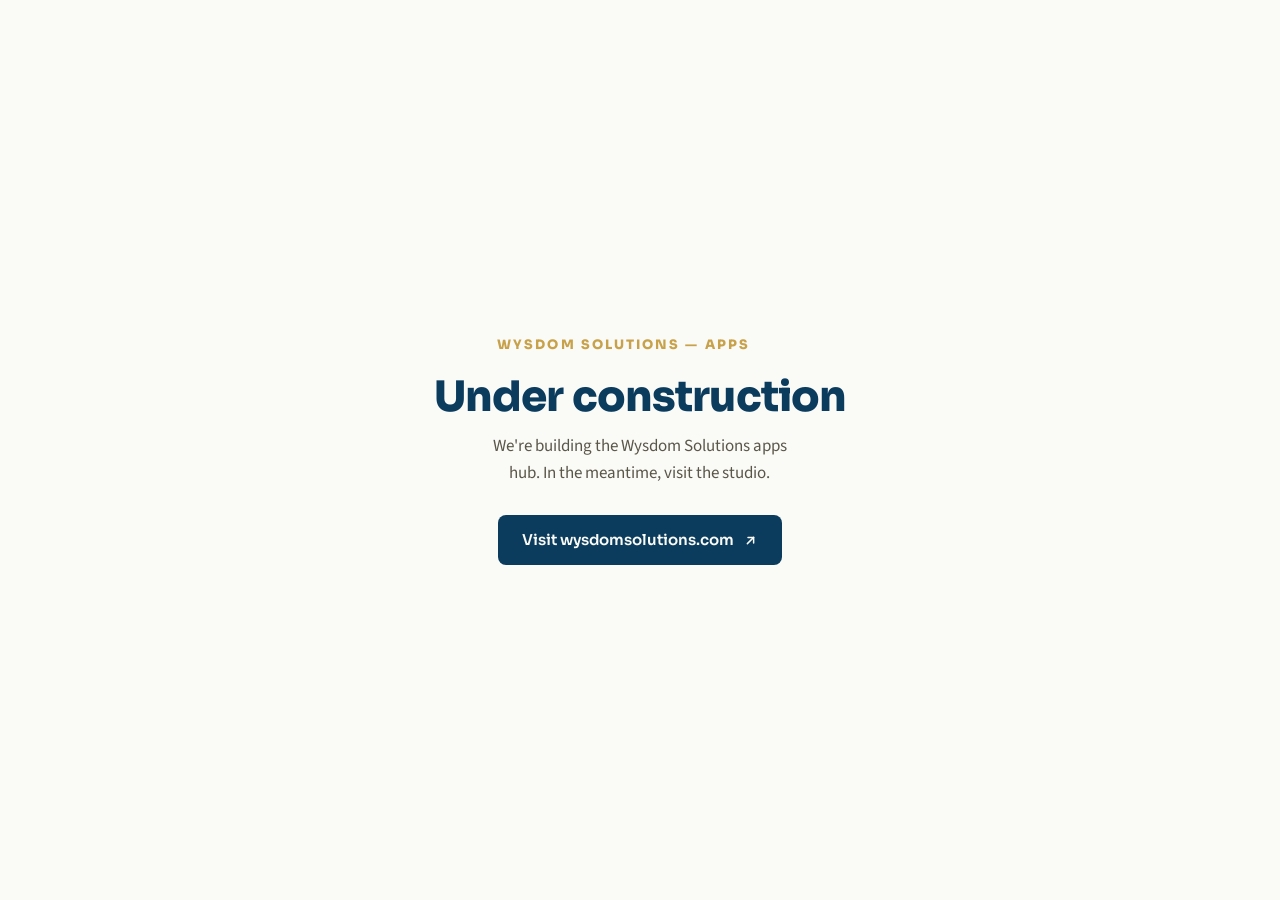
<file: index.html>
<!DOCTYPE html>
<html lang="en">
<head>
  <meta charset="utf-8">
  <meta name="viewport" content="width=device-width, initial-scale=1">
  <title>Apps — Wysdom Solutions</title>
  <meta name="description" content="The Wysdom Solutions apps hub — privacy policies and support for our apps. Visit wysdomsolutions.com for the studio.">
  <link rel="icon" href="/favicon.ico" sizes="any">
  <link rel="icon" type="image/png" href="/favicon.png">
  <link rel="apple-touch-icon" href="/apple-touch-icon.png">
  <meta property="og:type" content="website">
  <meta property="og:site_name" content="Wysdom Solutions">
  <meta property="og:title" content="Apps — Wysdom Solutions">
  <meta property="og:description" content="The Wysdom Solutions apps hub — privacy policies and support for our apps.">
  <meta property="og:url" content="https://apps.wysdomsolutions.com/">
  <meta property="og:image" content="https://apps.wysdomsolutions.com/og-image.png">
  <meta property="og:image:width" content="1200">
  <meta property="og:image:height" content="630">
  <meta property="og:image:alt" content="Wysdom Solutions — apps hub">
  <meta name="twitter:card" content="summary_large_image">
  <meta name="twitter:title" content="Apps — Wysdom Solutions">
  <meta name="twitter:description" content="The Wysdom Solutions apps hub — privacy policies and support for our apps.">
  <meta name="twitter:image" content="https://apps.wysdomsolutions.com/og-image.png">
  <link rel="stylesheet" href="https://fonts.googleapis.com/css2?family=Sora:wght@400;600;700;800&family=Source+Sans+3:wght@400;500&display=swap">
  <style>
    :root{
      --accent:#C8A24A; --gold-300:#DBBA5F;
      --ink:#051C2D; --muted:#5A5749;
      --bg:#FAFAF7; --navy:#0C3C5D;
      --font-display:'Sora',system-ui,sans-serif;
      --font-body:'Source Sans 3',system-ui,sans-serif;
    }
    *,*::before,*::after{box-sizing:border-box;}
    body{
      margin:0; min-height:100vh; background:var(--bg); color:var(--ink);
      font-family:var(--font-body); line-height:1.6;
      display:flex; align-items:center; justify-content:center; padding:32px;
      -webkit-font-smoothing:antialiased; text-rendering:optimizeLegibility;
    }
    ::selection{background:var(--accent); color:var(--navy);}
    main{max-width:440px; text-align:center;}
    .mark{
      font-family:var(--font-display); font-weight:800; font-size:13px;
      letter-spacing:.16em; text-transform:uppercase; color:var(--accent);
      margin:0 0 18px;
    }
    h1{
      font-family:var(--font-display); font-weight:800;
      font-size:clamp(30px,6vw,42px); line-height:1.08; letter-spacing:-.02em;
      color:var(--navy); margin:0 0 14px;
    }
    p{font-size:17px; color:var(--muted); margin:0 0 28px; max-width:38ch; margin-inline:auto;}
    .btn{
      display:inline-flex; align-items:center; gap:9px;
      font-family:var(--font-display); font-weight:600; font-size:15px;
      text-decoration:none; padding:13px 24px; border-radius:8px;
      background:var(--navy); color:var(--bg);
      transition:background .16s ease;
    }
    .btn:hover{background:#154E70;}
    .btn svg{width:15px; height:15px;}
  </style>
</head>
<body>
  <main>
    <p class="mark">Wysdom Solutions — Apps</p>
    <h1>Under construction</h1>
    <p>We're building the Wysdom Solutions apps hub. In the meantime, visit the studio.</p>
    <a class="btn" href="https://wysdomsolutions.com">
      Visit wysdomsolutions.com
      <svg viewBox="0 0 24 24" fill="none" stroke="currentColor" stroke-width="2.4" stroke-linecap="round" stroke-linejoin="round" aria-hidden="true"><path d="M7 17 17 7"/><path d="M8 7h9v9"/></svg>
    </a>
  </main>
</body>
</html>
</file>
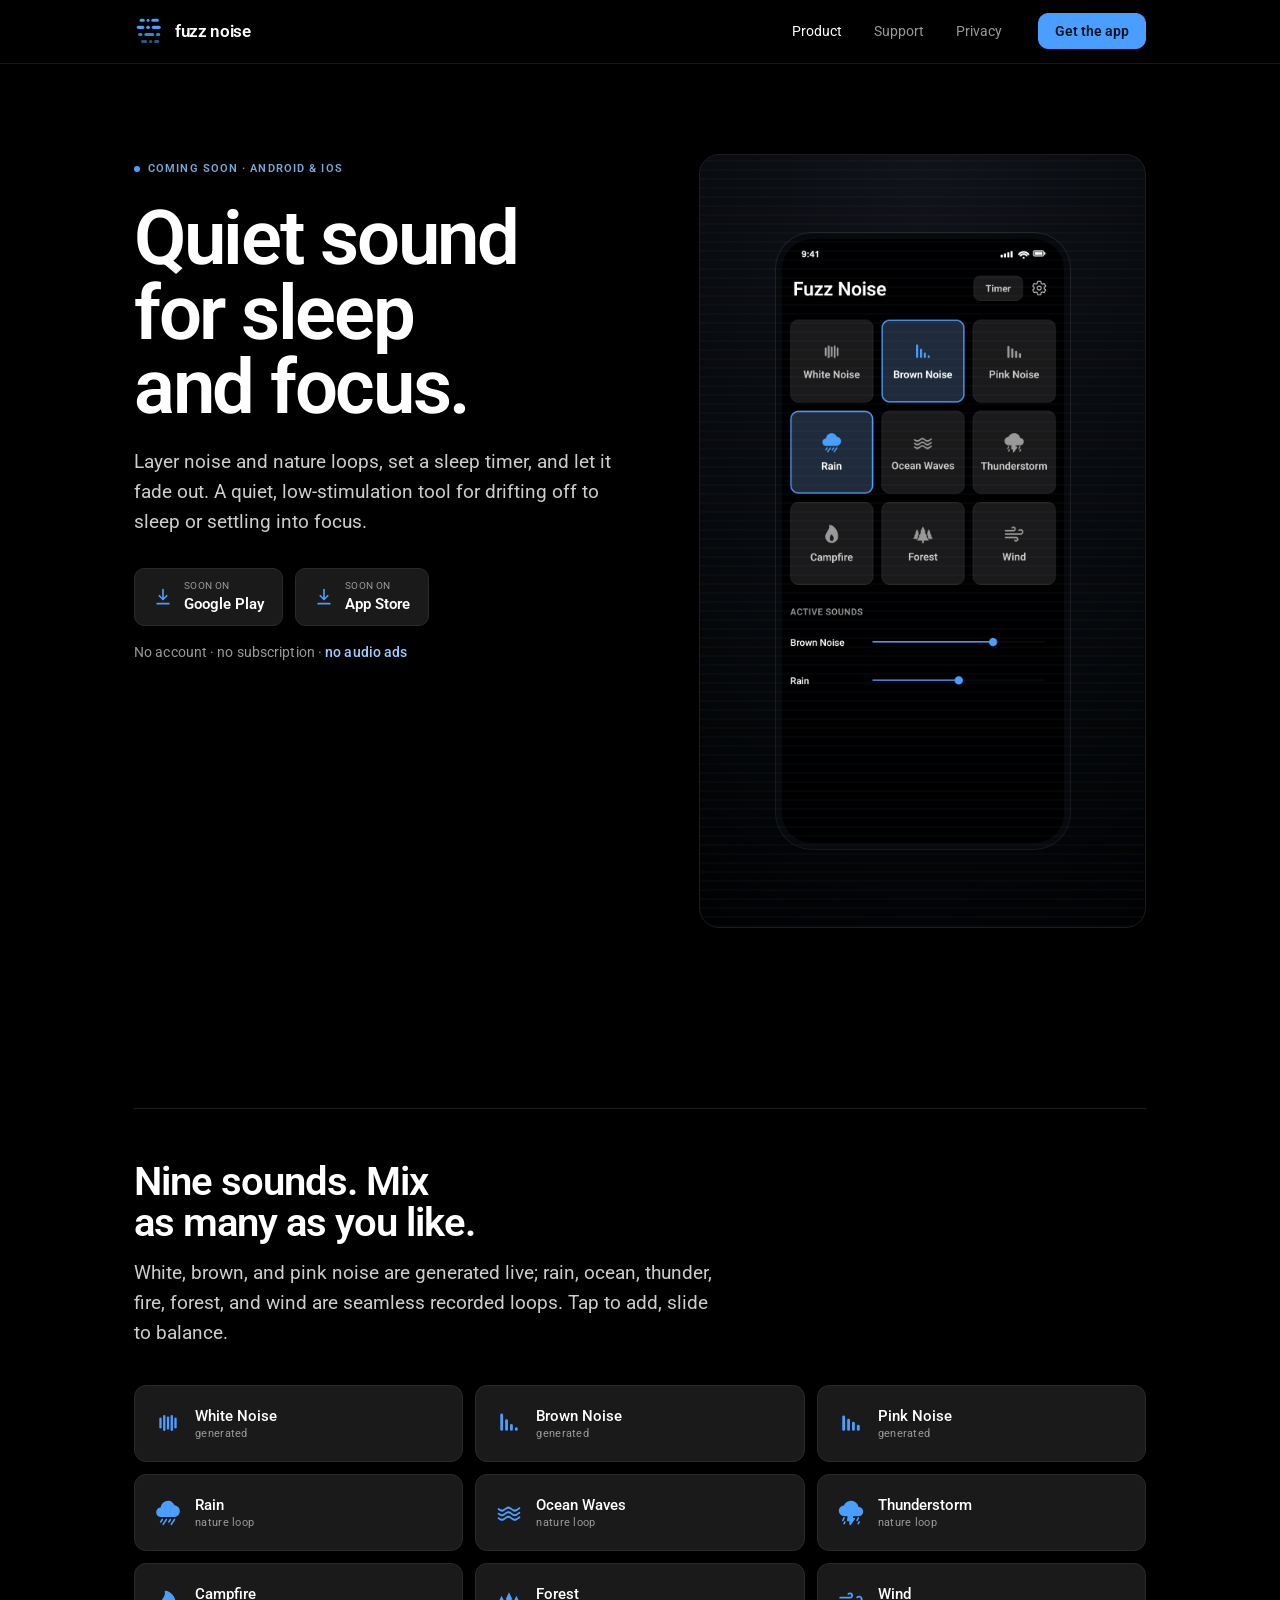
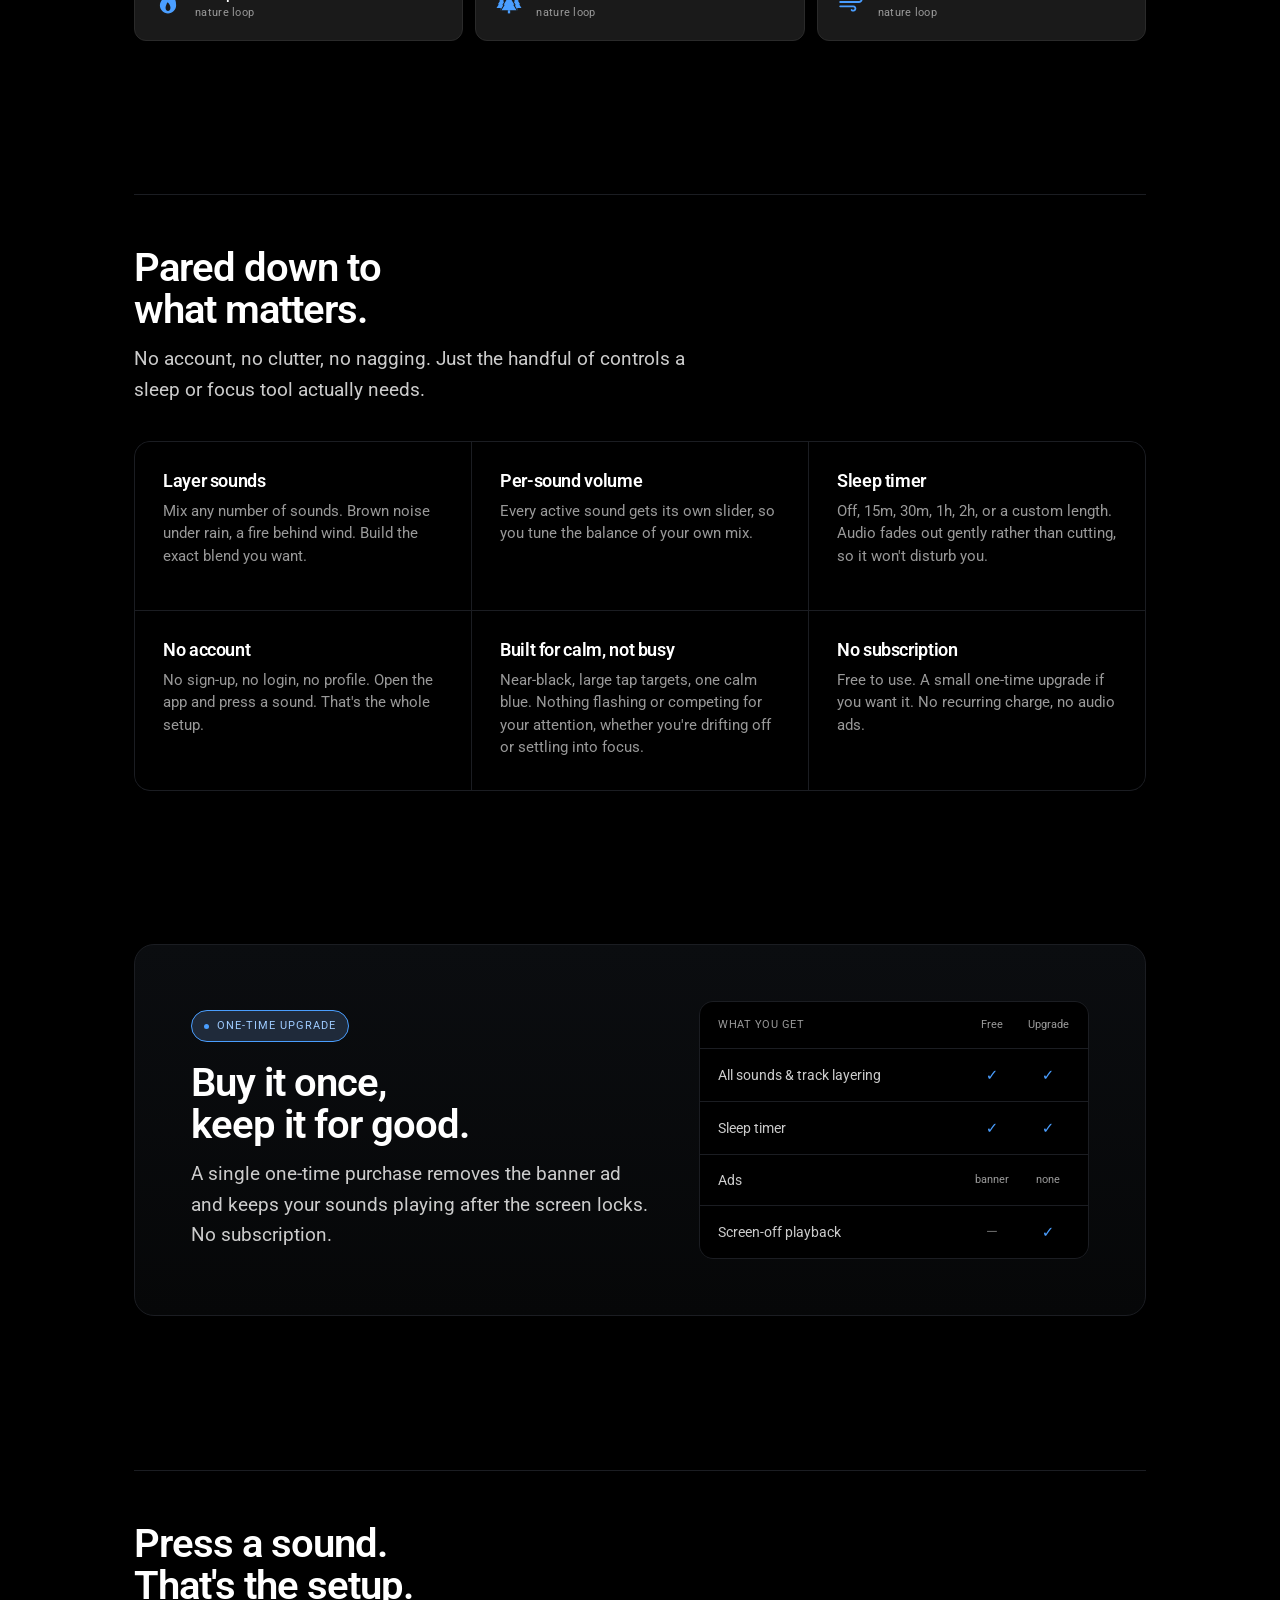
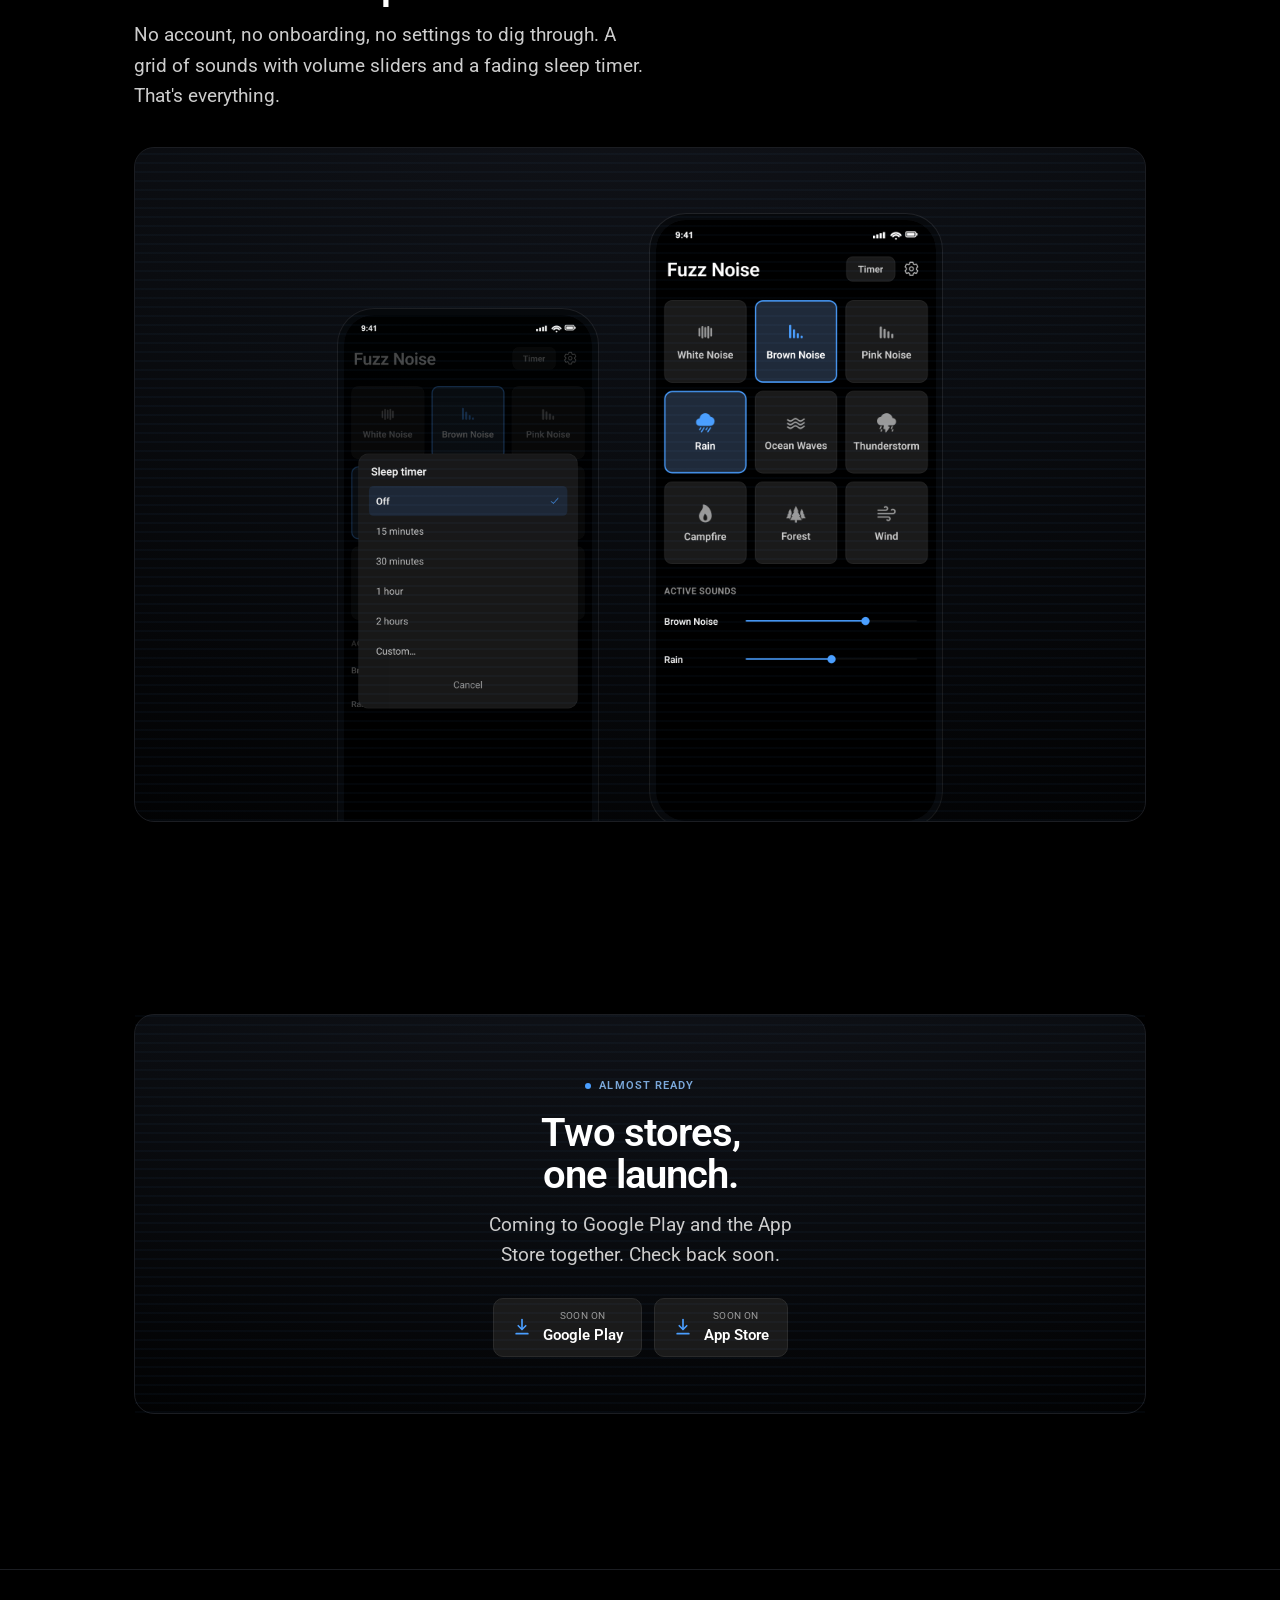
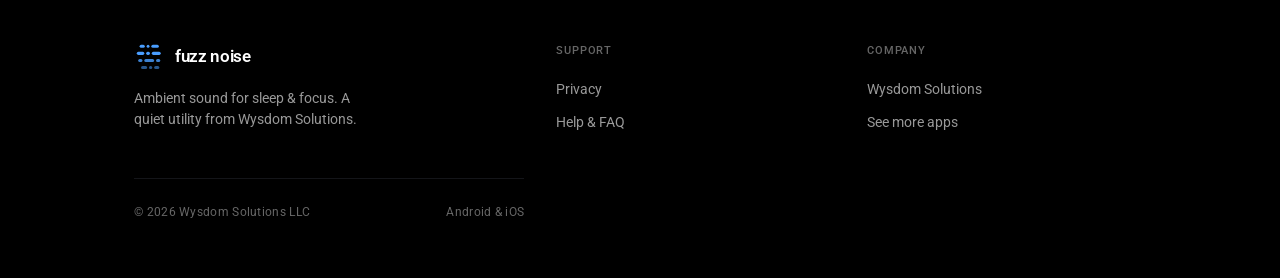
<file: fuzz-noise/index.html>
<!doctype html>
<html lang="en" data-hero="a" data-texture="on">
<head>
<meta charset="utf-8" />
<meta name="viewport" content="width=device-width, initial-scale=1" />
<title>Fuzz Noise — ambient sound for sleep & focus</title>
<meta name="description" content="Fuzz Noise is a small, quiet app that layers noise and nature loops with a sleep timer. Coming soon on Android and iOS." />
<link rel="icon" href="assets/logo-static.svg" />
<link rel="stylesheet" href="assets/fonts.css" />
<link rel="stylesheet" href="assets/site.css" />
</head>
<body>

<!-- ============================= NAV ============================= -->
<header class="nav">
  <div class="wrap">
    <a class="brand" href="./">
      <img src="assets/logo-mark.svg" alt="" />
      <span class="name">fuzz noise</span>
    </a>
    <nav class="nav-links">
      <a class="nav-link active" href="./">Product</a>
      <a class="nav-link" href="support/">Support</a>
      <a class="nav-link" href="privacy/">Privacy</a>
    </nav>
    <a class="btn btn-primary nav-cta" href="#get">Get the app</a>
  </div>
</header>

<main>

  <!-- ============================= HERO ============================= -->
  <section class="hero">
    <div class="wrap">

      <!-- HERO A — split -->
      <div class="hero-a">
        <div class="grid">
          <div>
            <p class="kicker rise"><span class="dot"></span> Coming soon · Android &amp; iOS</p>
            <h1 class="display rise d1" data-headline style="margin-top:22px;">Quiet sound for sleep and focus.</h1>
            <p class="lede rise d2">Layer noise and nature loops, set a sleep timer, and let it fade out. A quiet, low-stimulation tool for drifting off to sleep or settling into focus.</p>
            <div class="store-cta rise d3">
              <div class="store-row">
                <span class="store-btn"><svg class="glyph" viewBox="0 0 24 24" fill="none" stroke="currentColor" stroke-width="2" stroke-linecap="round" stroke-linejoin="round"><path d="M12 3v11"></path><path d="M7.5 10.5 12 15l4.5-4.5"></path><path d="M5 20h14"></path></svg><span class="stxt"><small>Soon on</small><b>Google Play</b></span></span>
                <span class="store-btn"><svg class="glyph" viewBox="0 0 24 24" fill="none" stroke="currentColor" stroke-width="2" stroke-linecap="round" stroke-linejoin="round"><path d="M12 3v11"></path><path d="M7.5 10.5 12 15l4.5-4.5"></path><path d="M5 20h14"></path></svg><span class="stxt"><small>Soon on</small><b>App Store</b></span></span>
              </div>
            </div>
            <p class="hero-foot rise d4">No account · no subscription · <b>no audio ads</b></p>
          </div>
          <div class="phone-stage framed scanlines">
            <img class="phone rise d2" src="assets/img/home-c2.png" alt="The Fuzz Noise home screen showing a grid of sound tiles with volume sliders" loading="eager" width="720" height="1544" />
          </div>
        </div>
      </div>

    </div>
  </section>

  <!-- ============================= SOUNDS ============================= -->
  <section class="section tight" id="sounds">
    <div class="wrap">
      <div class="rule"></div>
      <h2 class="h2" style="margin-bottom:14px;max-width:18ch;">Nine sounds. Mix as many as you like.</h2>
      <p class="lede" style="margin-bottom:36px;max-width:54ch;">White, brown, and pink noise are generated live; rain, ocean, thunder, fire, forest, and wind are seamless recorded loops. Tap to add, slide to balance.</p>
      <div class="sounds-grid">
        <div class="sound-tile"><span class="sound-ico"><svg xmlns="http://www.w3.org/2000/svg" viewBox="0 0 512 512" fill="currentColor"><rect x="85" y="148" width="46" height="216" rx="23"></rect><rect x="159" y="98" width="46" height="316" rx="23"></rect><rect x="233" y="126" width="46" height="260" rx="23"></rect><rect x="307" y="98" width="46" height="316" rx="23"></rect><rect x="381" y="148" width="46" height="216" rx="23"></rect></svg></span><div class="txt"><div class="sound-name">White Noise</div><div class="sound-kind">generated</div></div></div>
        <div class="sound-tile"><span class="sound-ico"><svg xmlns="http://www.w3.org/2000/svg" viewBox="0 0 512 512" fill="currentColor"><rect x="84" y="70" width="56" height="340" rx="28"></rect><rect x="180" y="180" width="56" height="230" rx="28"></rect><rect x="276" y="275" width="56" height="135" rx="28"></rect><rect x="372" y="340" width="56" height="70" rx="28"></rect></svg></span><div class="txt"><div class="sound-name">Brown Noise</div><div class="sound-kind">generated</div></div></div>
        <div class="sound-tile"><span class="sound-ico"><svg xmlns="http://www.w3.org/2000/svg" viewBox="0 0 512 512" fill="currentColor"><rect x="84" y="110" width="56" height="300" rx="28"></rect><rect x="180" y="170" width="56" height="240" rx="28"></rect><rect x="276" y="230" width="56" height="180" rx="28"></rect><rect x="372" y="290" width="56" height="120" rx="28"></rect></svg></span><div class="txt"><div class="sound-name">Pink Noise</div><div class="sound-kind">generated</div></div></div>
        <div class="sound-tile"><span class="sound-ico"><svg xmlns="http://www.w3.org/2000/svg" viewBox="0 0 512 512" fill="currentColor"><path d="M456.26,139.37c-16.77-16.73-39.17-28.41-65.17-34a16,16,0,0,1-11.19-9,142.24,142.24,0,0,0-42.19-53.21C314.48,25.39,286.23,16,256,16a140.24,140.24,0,0,0-93.5,35.32c-24.2,21.56-40.91,51.34-48.43,85.83a16.05,16.05,0,0,1-11.72,12.18c-25,6.3-35.71,12.54-49.21,24.56C34,190.93,24,214.14,24,240.8c0,30.55,11.23,55.64,32.47,72.56C75.08,328.17,100.5,336,130,336H364c33.2,0,64.11-11.46,87-32.28,23.84-21.65,37-51.67,37-84.52C488,187.71,477,160.11,456.26,139.37Z"></path><path d="M112,448a16,16,0,0,1-13.3-24.88l32-48a16,16,0,0,1,26.62,17.76l-32,48A16,16,0,0,1,112,448Z"></path><path d="M160,496a16,16,0,0,1-13.29-24.88l64-96a16,16,0,0,1,26.62,17.76l-64,96A16,16,0,0,1,160,496Z"></path><path d="M272,448a16,16,0,0,1-13.3-24.88l32-48a16,16,0,0,1,26.62,17.76l-32,48A16,16,0,0,1,272,448Z"></path><path d="M320,496a16,16,0,0,1-13.3-24.88l64-96a16,16,0,0,1,26.62,17.76l-64,96A16,16,0,0,1,320,496Z"></path></svg></span><div class="txt"><div class="sound-name">Rain</div><div class="sound-kind">nature loop</div></div></div>
        <div class="sound-tile"><span class="sound-ico"><svg xmlns="http://www.w3.org/2000/svg" viewBox="0 0 512 512" fill="currentColor"><path d="M54.0 159.0 L59.0 162.8 L64.1 166.5 L69.2 170.0 L74.2 173.5 L79.3 176.6 L84.3 179.5 L89.3 182.1 L94.4 184.3 L99.5 186.1 L104.5 187.5 L109.6 188.5 L114.6 188.9 L119.7 188.9 L124.7 188.5 L129.8 187.5 L134.8 186.1 L139.8 184.3 L144.9 182.1 L149.9 179.5 L155.0 176.6 L160.1 173.5 L165.1 170.0 L170.1 166.5 L175.2 162.8 L180.3 159.0 L185.3 155.2 L190.4 151.5 L195.4 148.0 L200.4 144.5 L205.5 141.4 L210.6 138.5 L215.6 135.9 L220.6 133.7 L225.7 131.9 L230.8 130.5 L235.8 129.5 L240.9 129.1 L245.9 129.1 L250.9 129.5 L256.0 130.5 L261.0 131.9 L266.1 133.7 L271.1 135.9 L276.2 138.5 L281.3 141.4 L286.3 144.5 L291.4 148.0 L296.4 151.5 L301.5 155.2 L306.5 159.0 L311.5 162.8 L316.6 166.5 L321.6 170.0 L326.7 173.5 L331.8 176.6 L336.8 179.5 L341.9 182.1 L346.9 184.3 L352.0 186.1 L357.0 187.5 L362.0 188.5 L367.1 188.9 L372.1 188.9 L377.2 188.5 L382.3 187.5 L387.3 186.1 L392.4 184.3 L397.4 182.1 L402.5 179.5 L407.5 176.6 L412.5 173.5 L417.6 170.0 L422.6 166.5 L427.7 162.8 L432.8 159.0 L437.8 155.2 L442.9 151.5 L447.9 148.0 L453.0 144.5 L458.0 141.4 A21 21 0 0 1 458.0 183.4 L453.0 186.5 L447.9 190.0 L442.9 193.5 L437.8 197.2 L432.8 201.0 L427.7 204.8 L422.6 208.5 L417.6 212.0 L412.5 215.5 L407.5 218.6 L402.5 221.5 L397.4 224.1 L392.4 226.3 L387.3 228.1 L382.3 229.5 L377.2 230.5 L372.1 230.9 L367.1 230.9 L362.0 230.5 L357.0 229.5 L352.0 228.1 L346.9 226.3 L341.9 224.1 L336.8 221.5 L331.8 218.6 L326.7 215.5 L321.6 212.0 L316.6 208.5 L311.5 204.8 L306.5 201.0 L301.5 197.2 L296.4 193.5 L291.4 190.0 L286.3 186.5 L281.3 183.4 L276.2 180.5 L271.1 177.9 L266.1 175.7 L261.0 173.9 L256.0 172.5 L250.9 171.5 L245.9 171.1 L240.9 171.1 L235.8 171.5 L230.8 172.5 L225.7 173.9 L220.6 175.7 L215.6 177.9 L210.6 180.5 L205.5 183.4 L200.4 186.5 L195.4 190.0 L190.4 193.5 L185.3 197.2 L180.3 201.0 L175.2 204.8 L170.1 208.5 L165.1 212.0 L160.1 215.5 L155.0 218.6 L149.9 221.5 L144.9 224.1 L139.8 226.3 L134.8 228.1 L129.8 229.5 L124.7 230.5 L119.7 230.9 L114.6 230.9 L109.6 230.5 L104.5 229.5 L99.5 228.1 L94.4 226.3 L89.3 224.1 L84.3 221.5 L79.3 218.6 L74.2 215.5 L69.2 212.0 L64.1 208.5 L59.0 204.8 L54.0 201.0 A21 21 0 0 1 54.0 159.0 Z"></path><path d="M54.0 249.0 L59.0 252.8 L64.1 256.5 L69.2 260.0 L74.2 263.5 L79.3 266.6 L84.3 269.5 L89.3 272.1 L94.4 274.3 L99.5 276.1 L104.5 277.5 L109.6 278.5 L114.6 278.9 L119.7 278.9 L124.7 278.5 L129.8 277.5 L134.8 276.1 L139.8 274.3 L144.9 272.1 L149.9 269.5 L155.0 266.6 L160.1 263.5 L165.1 260.0 L170.1 256.5 L175.2 252.8 L180.3 249.0 L185.3 245.2 L190.4 241.5 L195.4 238.0 L200.4 234.5 L205.5 231.4 L210.6 228.5 L215.6 225.9 L220.6 223.7 L225.7 221.9 L230.8 220.5 L235.8 219.5 L240.9 219.1 L245.9 219.1 L250.9 219.5 L256.0 220.5 L261.0 221.9 L266.1 223.7 L271.1 225.9 L276.2 228.5 L281.3 231.4 L286.3 234.5 L291.4 238.0 L296.4 241.5 L301.5 245.2 L306.5 249.0 L311.5 252.8 L316.6 256.5 L321.6 260.0 L326.7 263.5 L331.8 266.6 L336.8 269.5 L341.9 272.1 L346.9 274.3 L352.0 276.1 L357.0 277.5 L362.0 278.5 L367.1 278.9 L372.1 278.9 L377.2 278.5 L382.3 277.5 L387.3 276.1 L392.4 274.3 L397.4 272.1 L402.5 269.5 L407.5 266.6 L412.5 263.5 L417.6 260.0 L422.6 256.5 L427.7 252.8 L432.8 249.0 L437.8 245.2 L442.9 241.5 L447.9 238.0 L453.0 234.5 L458.0 231.4 A21 21 0 0 1 458.0 273.4 L453.0 276.5 L447.9 280.0 L442.9 283.5 L437.8 287.2 L432.8 291.0 L427.7 294.8 L422.6 298.5 L417.6 302.0 L412.5 305.5 L407.5 308.6 L402.5 311.5 L397.4 314.1 L392.4 316.3 L387.3 318.1 L382.3 319.5 L377.2 320.5 L372.1 320.9 L367.1 320.9 L362.0 320.5 L357.0 319.5 L352.0 318.1 L346.9 316.3 L341.9 314.1 L336.8 311.5 L331.8 308.6 L326.7 305.5 L321.6 302.0 L316.6 298.5 L311.5 294.8 L306.5 291.0 L301.5 287.2 L296.4 283.5 L291.4 280.0 L286.3 276.5 L281.3 273.4 L276.2 270.5 L271.1 267.9 L266.1 265.7 L261.0 263.9 L256.0 262.5 L250.9 261.5 L245.9 261.1 L240.9 261.1 L235.8 261.5 L230.8 262.5 L225.7 263.9 L220.6 265.7 L215.6 267.9 L210.6 270.5 L205.5 273.4 L200.4 276.5 L195.4 280.0 L190.4 283.5 L185.3 287.2 L180.3 291.0 L175.2 294.8 L170.1 298.5 L165.1 302.0 L160.1 305.5 L155.0 308.6 L149.9 311.5 L144.9 314.1 L139.8 316.3 L134.8 318.1 L129.8 319.5 L124.7 320.5 L119.7 320.9 L114.6 320.9 L109.6 320.5 L104.5 319.5 L99.5 318.1 L94.4 316.3 L89.3 314.1 L84.3 311.5 L79.3 308.6 L74.2 305.5 L69.2 302.0 L64.1 298.5 L59.0 294.8 L54.0 291.0 A21 21 0 0 1 54.0 249.0 Z"></path><path d="M54.0 339.0 L59.0 342.8 L64.1 346.5 L69.2 350.0 L74.2 353.5 L79.3 356.6 L84.3 359.5 L89.3 362.1 L94.4 364.3 L99.5 366.1 L104.5 367.5 L109.6 368.5 L114.6 368.9 L119.7 368.9 L124.7 368.5 L129.8 367.5 L134.8 366.1 L139.8 364.3 L144.9 362.1 L149.9 359.5 L155.0 356.6 L160.1 353.5 L165.1 350.0 L170.1 346.5 L175.2 342.8 L180.3 339.0 L185.3 335.2 L190.4 331.5 L195.4 328.0 L200.4 324.5 L205.5 321.4 L210.6 318.5 L215.6 315.9 L220.6 313.7 L225.7 311.9 L230.8 310.5 L235.8 309.5 L240.9 309.1 L245.9 309.1 L250.9 309.5 L256.0 310.5 L261.0 311.9 L266.1 313.7 L271.1 315.9 L276.2 318.5 L281.3 321.4 L286.3 324.5 L291.4 328.0 L296.4 331.5 L301.5 335.2 L306.5 339.0 L311.5 342.8 L316.6 346.5 L321.6 350.0 L326.7 353.5 L331.8 356.6 L336.8 359.5 L341.9 362.1 L346.9 364.3 L352.0 366.1 L357.0 367.5 L362.0 368.5 L367.1 368.9 L372.1 368.9 L377.2 368.5 L382.3 367.5 L387.3 366.1 L392.4 364.3 L397.4 362.1 L402.5 359.5 L407.5 356.6 L412.5 353.5 L417.6 350.0 L422.6 346.5 L427.7 342.8 L432.8 339.0 L437.8 335.2 L442.9 331.5 L447.9 328.0 L453.0 324.5 L458.0 321.4 A21 21 0 0 1 458.0 363.4 L453.0 366.5 L447.9 370.0 L442.9 373.5 L437.8 377.2 L432.8 381.0 L427.7 384.8 L422.6 388.5 L417.6 392.0 L412.5 395.5 L407.5 398.6 L402.5 401.5 L397.4 404.1 L392.4 406.3 L387.3 408.1 L382.3 409.5 L377.2 410.5 L372.1 410.9 L367.1 410.9 L362.0 410.5 L357.0 409.5 L352.0 408.1 L346.9 406.3 L341.9 404.1 L336.8 401.5 L331.8 398.6 L326.7 395.5 L321.6 392.0 L316.6 388.5 L311.5 384.8 L306.5 381.0 L301.5 377.2 L296.4 373.5 L291.4 370.0 L286.3 366.5 L281.3 363.4 L276.2 360.5 L271.1 357.9 L266.1 355.7 L261.0 353.9 L256.0 352.5 L250.9 351.5 L245.9 351.1 L240.9 351.1 L235.8 351.5 L230.8 352.5 L225.7 353.9 L220.6 355.7 L215.6 357.9 L210.6 360.5 L205.5 363.4 L200.4 366.5 L195.4 370.0 L190.4 373.5 L185.3 377.2 L180.3 381.0 L175.2 384.8 L170.1 388.5 L165.1 392.0 L160.1 395.5 L155.0 398.6 L149.9 401.5 L144.9 404.1 L139.8 406.3 L134.8 408.1 L129.8 409.5 L124.7 410.5 L119.7 410.9 L114.6 410.9 L109.6 410.5 L104.5 409.5 L99.5 408.1 L94.4 406.3 L89.3 404.1 L84.3 401.5 L79.3 398.6 L74.2 395.5 L69.2 392.0 L64.1 388.5 L59.0 384.8 L54.0 381.0 A21 21 0 0 1 54.0 339.0 Z"></path></svg></span><div class="txt"><div class="sound-name">Ocean Waves</div><div class="sound-kind">nature loop</div></div></div>
        <div class="sound-tile"><span class="sound-ico"><svg xmlns="http://www.w3.org/2000/svg" viewBox="0 0 512 512" fill="currentColor"><path d="M96,416a16,16,0,0,1-14.3-23.16l24-48a16,16,0,0,1,28.62,14.32l-24,48A16,16,0,0,1,96,416Z"></path><path d="M120,480a16,16,0,0,1-14.3-23.16l16-32a16,16,0,0,1,28.62,14.32l-16,32A16,16,0,0,1,120,480Z"></path><path d="M376,416a16,16,0,0,1-14.3-23.16l24-48a16,16,0,0,1,28.62,14.32l-24,48A16,16,0,0,1,376,416Z"></path><path d="M400,480a16,16,0,0,1-14.3-23.16l16-32a16,16,0,0,1,28.62,14.32l-16,32A16,16,0,0,1,400,480Z"></path><path d="M405.84,136.9A151.25,151.25,0,0,0,358.24,55a153,153,0,0,0-241.81,51.86C60.5,110.16,16,156.65,16,213.33,16,272.15,63.91,320,122.8,320h66.31l-12.89,77.37A16,16,0,0,0,192,416h32v64a16,16,0,0,0,29,9.3l80-112A16,16,0,0,0,320,352H292.49l8-32H404.33a91.56,91.56,0,0,0,1.51-183.1Z"></path></svg></span><div class="txt"><div class="sound-name">Thunderstorm</div><div class="sound-kind">nature loop</div></div></div>
        <div class="sound-tile"><span class="sound-ico"><svg xmlns="http://www.w3.org/2000/svg" viewBox="0 0 512 512" fill="currentColor"><path d="M394.23,197.56a300.43,300.43,0,0,0-53.37-90C301.2,61.65,249.05,32,208,32a16,16,0,0,0-15.48,20c13.87,53-14.88,97.07-45.31,143.72C122,234.36,96,274.27,96,320c0,88.22,71.78,160,160,160s160-71.78,160-160C416,276.7,408.68,235.51,394.23,197.56ZM288.33,418.69C278,429.69,265.05,432,256,432s-22-2.31-32.33-13.31S208,390.24,208,368c0-25.14,8.82-44.28,17.34-62.78,4.95-10.74,10-21.67,13-33.37a8,8,0,0,1,12.49-4.51A126.48,126.48,0,0,1,275,292c18.17,24,29,52.42,29,76C304,390.24,298.58,407.77,288.33,418.69Z"></path></svg></span><div class="txt"><div class="sound-name">Campfire</div><div class="sound-kind">nature loop</div></div></div>
        <div class="sound-tile"><span class="sound-ico"><svg xmlns="http://www.w3.org/2000/svg" viewBox="0 0 512 512" fill="currentColor"><defs><mask id="fnTreesCut" maskUnits="userSpaceOnUse" x="0" y="0" width="512" height="512"><rect x="0" y="0" width="512" height="512" fill="white"></rect><path d="M256 64 L324.1 205.6 L300.1 205.6 L362.6 311.8 L338.6 311.8 L404 418 L108 418 L173.4 311.8 L149.4 311.8 L211.9 205.6 L187.9 205.6 Z" fill="black" stroke="black" stroke-width="40" stroke-linejoin="round"></path><rect x="233" y="418" width="46" height="62" fill="black" stroke="black" stroke-width="40" stroke-linejoin="round"></rect></mask></defs><g mask="url(#fnTreesCut)"><path d="M110 132 L156 228.8 L138 228.8 L182 301.4 L164 301.4 L210 374 L10 374 L56 301.4 L38 301.4 L82 228.8 L64 228.8 Z"></path><rect x="93" y="374" width="34" height="50"></rect><path d="M402 132 L448 228.8 L430 228.8 L474 301.4 L456 301.4 L502 374 L302 374 L348 301.4 L330 301.4 L374 228.8 L356 228.8 Z"></path><rect x="385" y="374" width="34" height="50"></rect></g><g><path d="M256 64 L324.1 205.6 L300.1 205.6 L362.6 311.8 L338.6 311.8 L404 418 L108 418 L173.4 311.8 L149.4 311.8 L211.9 205.6 L187.9 205.6 Z"></path><rect x="233" y="418" width="46" height="62"></rect></g></svg></span><div class="txt"><div class="sound-name">Forest</div><div class="sound-kind">nature loop</div></div></div>
        <div class="sound-tile"><span class="sound-ico"><svg xmlns="http://www.w3.org/2000/svg" viewBox="0 0 512 512" fill="currentColor"><path d="M378 164 a53 53 0 1 1 38 92 H43" fill="none" stroke="currentColor" stroke-width="36" stroke-linecap="round"></path><path d="M205 98 A43 43 0 1 1 235 171 H43" fill="none" stroke="currentColor" stroke-width="36" stroke-linecap="round"></path><path d="M269 414 A43 43 0 1 0 299 341 H43" fill="none" stroke="currentColor" stroke-width="36" stroke-linecap="round"></path></svg></span><div class="txt"><div class="sound-name">Wind</div><div class="sound-kind">nature loop</div></div></div>
      </div>
    </div>
  </section>

  <!-- ============================= FEATURES ============================= -->
  <section class="section tight">
    <div class="wrap">
      <div class="rule"></div>
      <h2 class="h2" style="margin-bottom:14px;max-width:20ch;">Pared down to what matters.</h2>
      <p class="lede" style="margin-bottom:36px;max-width:54ch;">No account, no clutter, no nagging. Just the handful of controls a sleep or focus tool actually needs.</p>
      <div class="features">
        <div class="feature"><h3>Layer sounds</h3><p>Mix any number of sounds. Brown noise under rain, a fire behind wind. Build the exact blend you want.</p></div>
        <div class="feature"><h3>Per-sound volume</h3><p>Every active sound gets its own slider, so you tune the balance of your own mix.</p></div>
        <div class="feature"><h3>Sleep timer</h3><p>Off, 15m, 30m, 1h, 2h, or a custom length. Audio fades out gently rather than cutting, so it won't disturb you.</p></div>
        <div class="feature"><h3>No account</h3><p>No sign-up, no login, no profile. Open the app and press a sound. That's the whole setup.</p></div>
        <div class="feature"><h3>Built for calm, not busy</h3><p>Near-black, large tap targets, one calm blue. Nothing flashing or competing for your attention, whether you're drifting off or settling into focus.</p></div>
        <div class="feature"><h3>No subscription</h3><p>Free to use. A small one-time upgrade if you want it. No recurring charge, no audio ads.</p></div>
      </div>
    </div>
  </section>

  <!-- ============================= UPGRADE ============================= -->
  <section class="section tight">
    <div class="wrap">
      <div class="upgrade">
        <div>
          <span class="pill"><span class="dot" style="width:5px;height:5px;border-radius:50%;background:var(--accent);"></span> One-time upgrade</span>
          <h2 class="h2">Buy it once, keep it for good.</h2>
          <p class="lede" style="max-width:42ch;">A single one-time purchase removes the banner ad and keeps your sounds playing after the screen locks. No subscription.</p>
        </div>
        <div class="compare">
          <div class="compare-row compare-head">
            <span class="lbl" style="color:var(--text-muted);font-family:var(--word);font-size:11px;letter-spacing:0.5px;text-transform:uppercase;">What you get</span>
            <span class="col">Free</span>
            <span class="col">Upgrade</span>
          </div>
          <div class="compare-row"><span class="lbl">All sounds &amp; track layering</span><span class="col"><span class="check">✓</span></span><span class="col"><span class="check">✓</span></span></div>
          <div class="compare-row"><span class="lbl">Sleep timer</span><span class="col"><span class="check">✓</span></span><span class="col"><span class="check">✓</span></span></div>
          <div class="compare-row"><span class="lbl">Ads</span><span class="col" style="font-family:var(--word);font-size:11px;color:var(--text-muted);">banner</span><span class="col" style="font-family:var(--word);font-size:11px;color:var(--text-muted);">none</span></div>
          <div class="compare-row"><span class="lbl">Screen-off playback</span><span class="col"><span class="dash">—</span></span><span class="col"><span class="check">✓</span></span></div>
        </div>
      </div>
    </div>
  </section>

  <!-- ============================= A LOOK INSIDE ============================= -->
  <section class="section tight">
    <div class="wrap">
      <div class="rule"></div>
      <h2 class="h2" style="margin-bottom:14px;max-width:18ch;">Press a sound. That's the setup.</h2>
      <p class="lede" style="margin-bottom:36px;max-width:52ch;">No account, no onboarding, no settings to dig through. A grid of sounds with volume sliders and a fading sleep timer. That's everything.</p>
      <div class="feature-panel scanlines" style="margin-top:0;">
        <img class="phone back" src="assets/img/timer-c2.png" alt="The Fuzz Noise sleep-timer picker with options for off, 15 minutes, 30 minutes, 1 hour, 2 hours, and custom" width="720" height="1544" />
        <img class="phone" src="assets/img/home-c2.png" alt="The Fuzz Noise home screen with brown noise and rain playing" width="720" height="1544" />
      </div>
    </div>
  </section>

  <!-- ============================= GET / COMING SOON ============================= -->
  <section class="section" id="get">
    <div class="wrap">
      <div class="upgrade scanlines" style="grid-template-columns:1fr;text-align:center;justify-items:center;background:radial-gradient(120% 160% at 50% -30%, var(--tint) 0%, #0a0c10 50%, #000 100%);">
        <div style="max-width:38ch;">
          <p class="kicker" style="justify-content:center;"><span class="dot"></span> Almost ready</p>
          <h2 class="h2" style="margin:16px 0 14px;">Two stores, one launch.</h2>
          <p class="lede" style="margin:0 auto;">Coming to Google Play and the App Store together. Check back soon.</p>
          <div class="store-cta center" style="margin-top:28px;">
            <div class="store-row">
              <span class="store-btn"><svg class="glyph" viewBox="0 0 24 24" fill="none" stroke="currentColor" stroke-width="2" stroke-linecap="round" stroke-linejoin="round"><path d="M12 3v11"></path><path d="M7.5 10.5 12 15l4.5-4.5"></path><path d="M5 20h14"></path></svg><span class="stxt"><small>Soon on</small><b>Google Play</b></span></span>
              <span class="store-btn"><svg class="glyph" viewBox="0 0 24 24" fill="none" stroke="currentColor" stroke-width="2" stroke-linecap="round" stroke-linejoin="round"><path d="M12 3v11"></path><path d="M7.5 10.5 12 15l4.5-4.5"></path><path d="M5 20h14"></path></svg><span class="stxt"><small>Soon on</small><b>App Store</b></span></span>
            </div>
          </div>
        </div>
      </div>
    </div>
  </section>

</main>

<!-- ============================= FOOTER ============================= -->
<footer class="footer">
  <div class="wrap">
    <div class="foot-brand">
      <a class="brand" href="./">
        <img src="assets/logo-mark.svg" alt="" />
        <span class="name">fuzz noise</span>
      </a>
      <p>Ambient sound for sleep &amp; focus. A quiet utility from Wysdom Solutions.</p>
    </div>
    <div class="foot-col">
      <h4>Support</h4>
      <a href="privacy/">Privacy</a>
      <a href="support/">Help &amp; FAQ</a>
    </div>
    <div class="foot-col">
      <h4>Company</h4>
      <a href="https://wysdomsolutions.com">Wysdom Solutions</a>
      <a href="https://apps.wysdomsolutions.com">See more apps</a>
    </div>
  </div>
  <div class="wrap">
    <div class="foot-legal">
      <span>© 2026 Wysdom Solutions LLC</span>
      <span>Android &amp; iOS</span>
    </div>
  </div>
</footer>

</body>
</html>
</file>
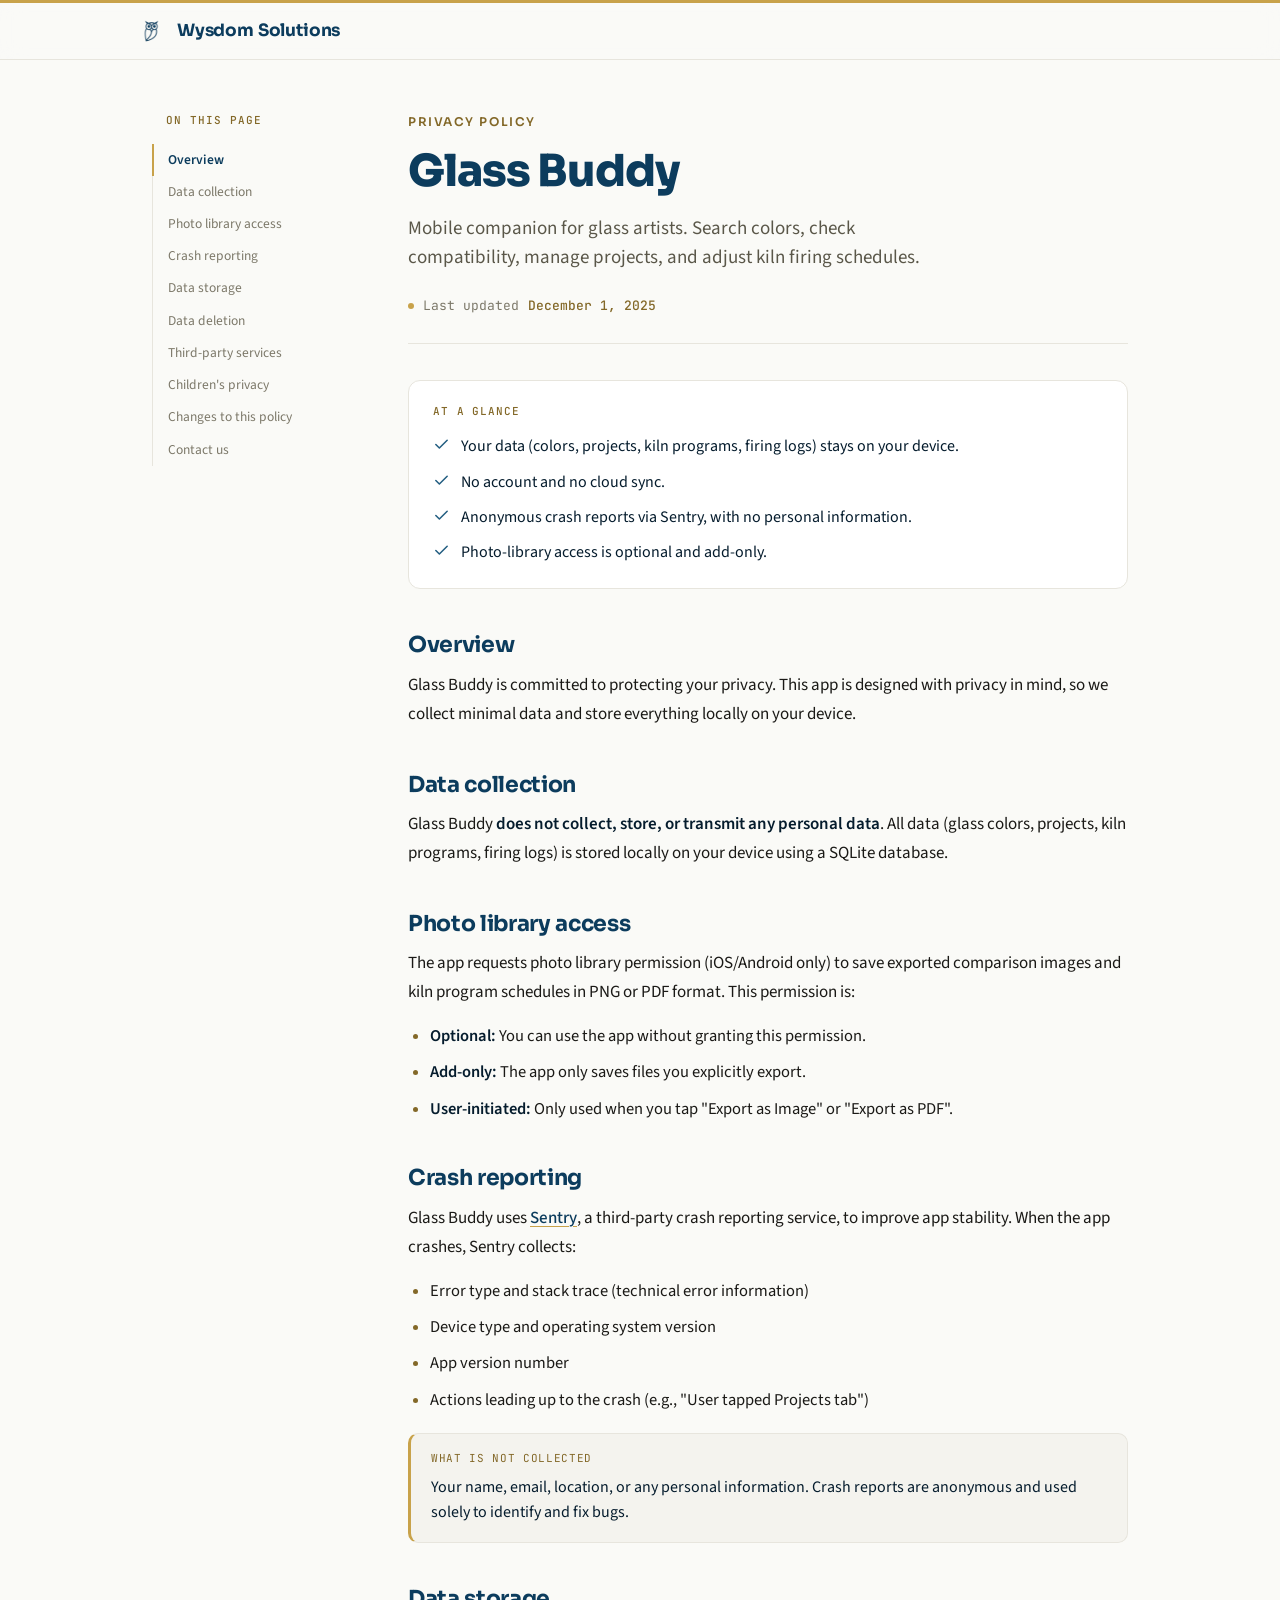
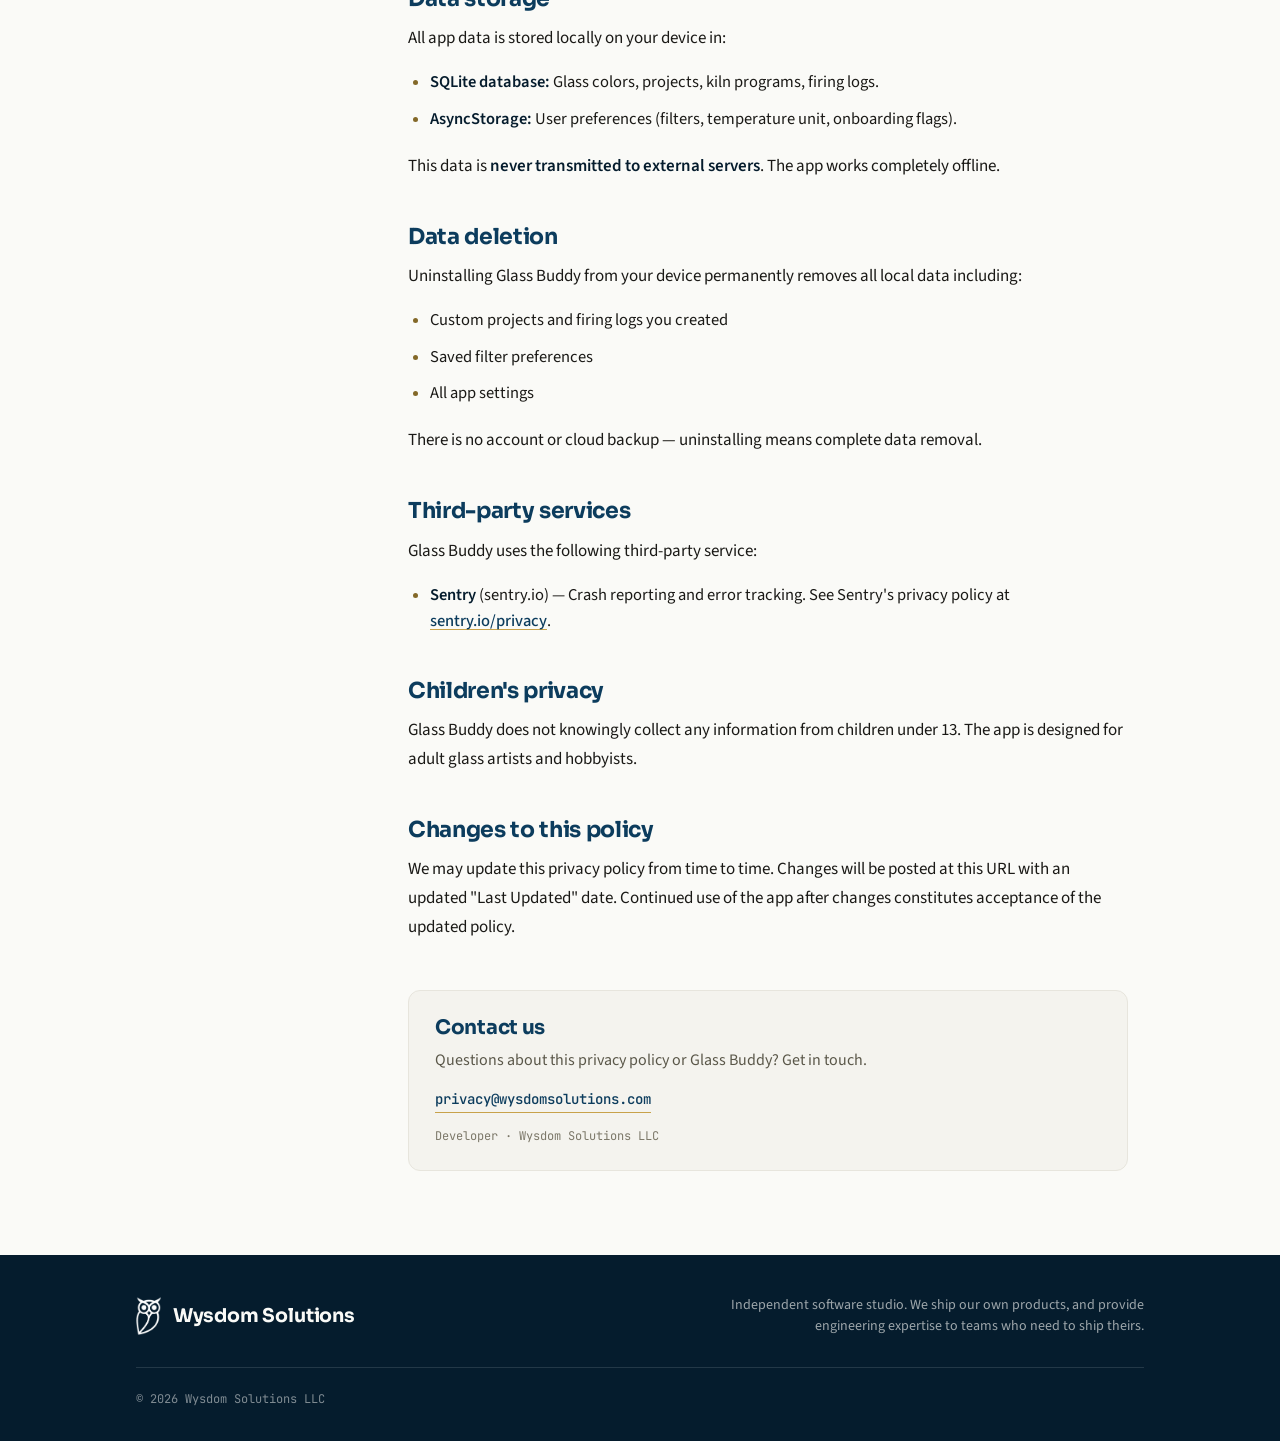
<file: glass-buddy/index.html>
<!DOCTYPE html>
<html lang="en">
<head>
  <meta charset="utf-8">
  <meta name="viewport" content="width=device-width, initial-scale=1">
  <title>Glass Buddy — Wysdom Solutions</title>
  <meta name="robots" content="noindex">
  <link rel="icon" href="/favicon.ico" sizes="any">
  <link rel="icon" type="image/png" href="/favicon.png">
  <link rel="apple-touch-icon" href="/apple-touch-icon.png">
  <link rel="canonical" href="https://apps.wysdomsolutions.com/glass-buddy/privacy/">
  <meta http-equiv="refresh" content="0; url=/glass-buddy/privacy/">
  <!-- Interim migration stub. Project team: replace with the Glass Buddy product page. -->
</head>
<body>
  <p><a href="/glass-buddy/privacy/">Glass Buddy privacy policy</a></p>
</body>
</html>
</file>
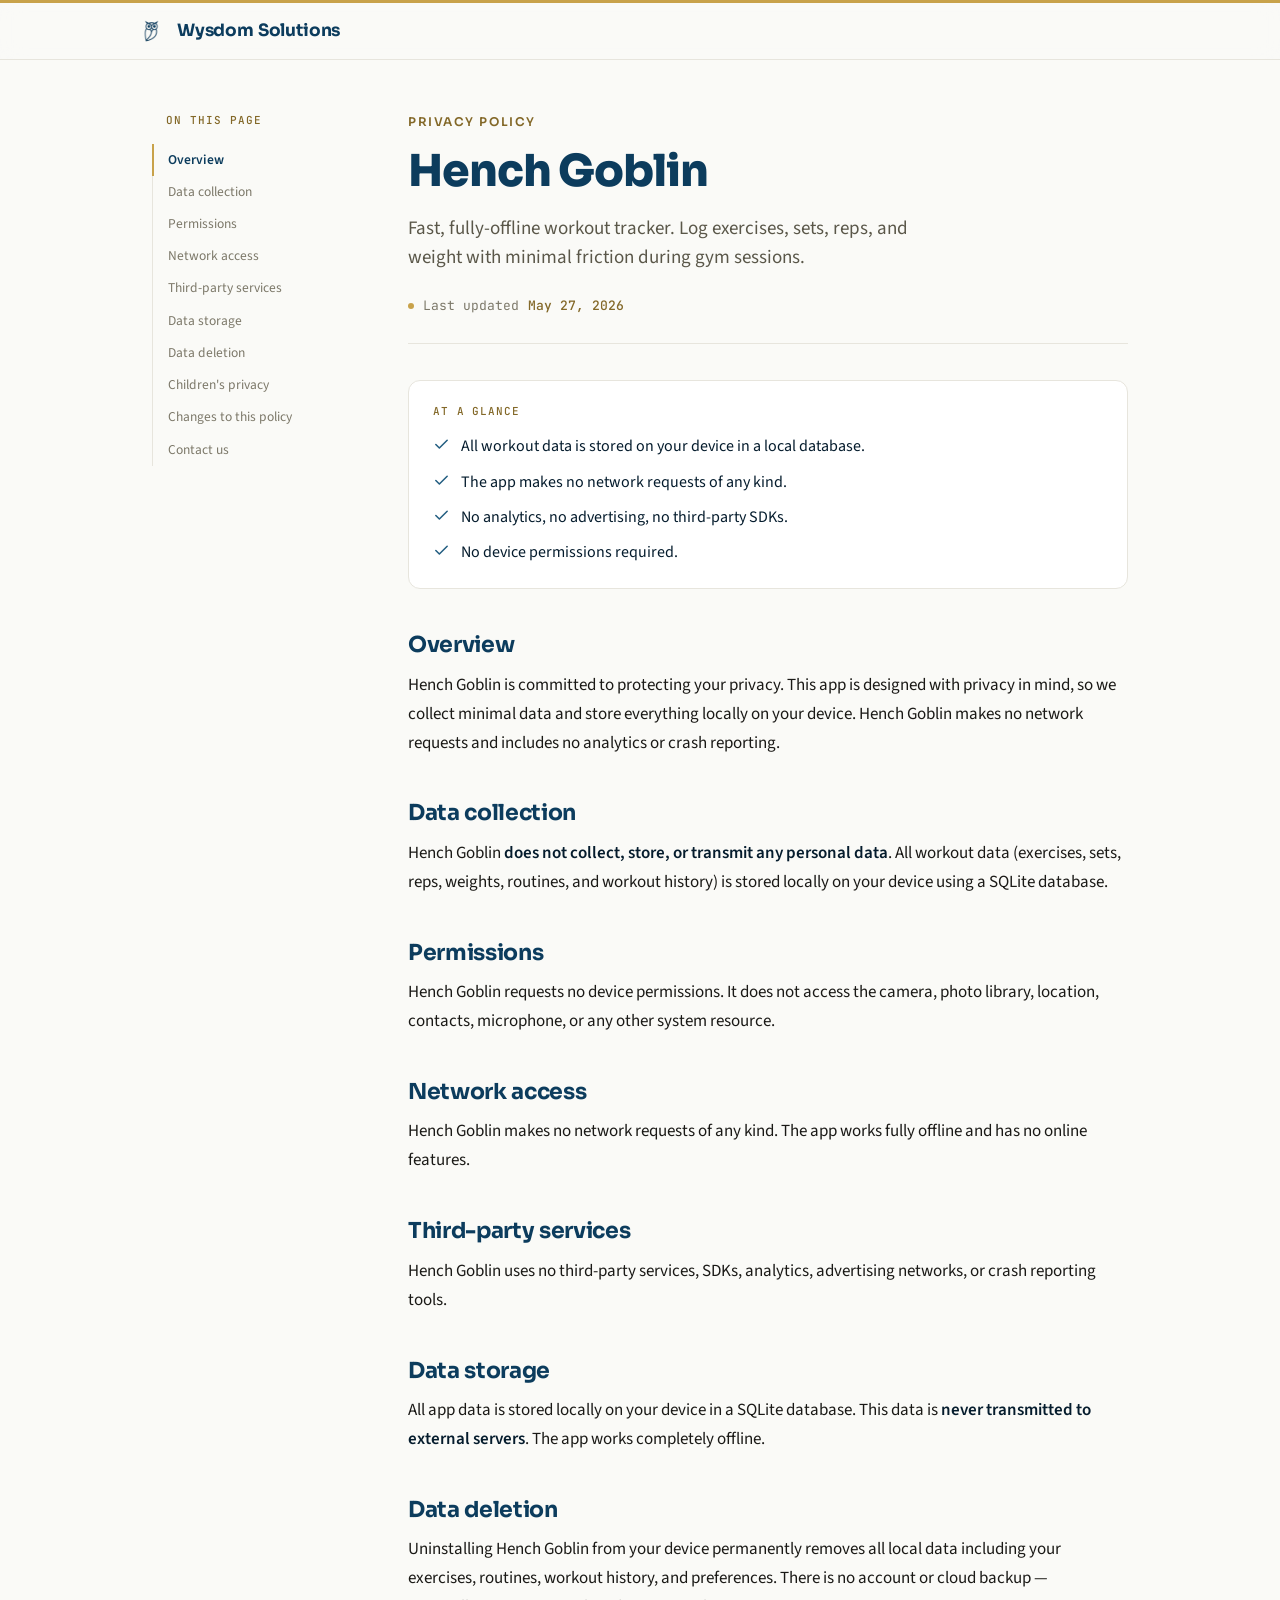
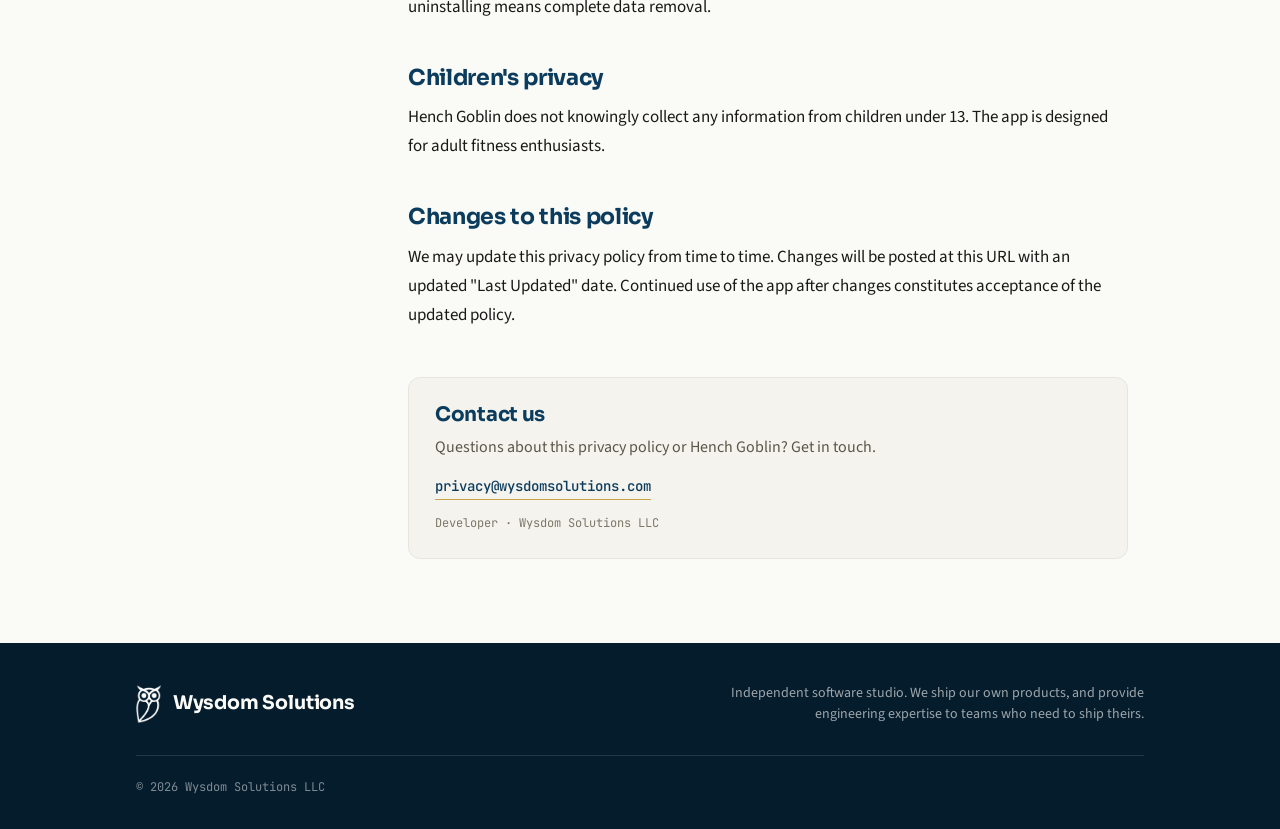
<file: hench-goblin/index.html>
<!DOCTYPE html>
<html lang="en">
<head>
  <meta charset="utf-8">
  <meta name="viewport" content="width=device-width, initial-scale=1">
  <title>Hench Goblin — Wysdom Solutions</title>
  <meta name="robots" content="noindex">
  <link rel="icon" href="/favicon.ico" sizes="any">
  <link rel="icon" type="image/png" href="/favicon.png">
  <link rel="apple-touch-icon" href="/apple-touch-icon.png">
  <link rel="canonical" href="https://apps.wysdomsolutions.com/hench-goblin/privacy/">
  <meta http-equiv="refresh" content="0; url=/hench-goblin/privacy/">
  <!-- Interim migration stub. Project team: replace with the Hench Goblin product page. -->
</head>
<body>
  <p><a href="/hench-goblin/privacy/">Hench Goblin privacy policy</a></p>
</body>
</html>
</file>
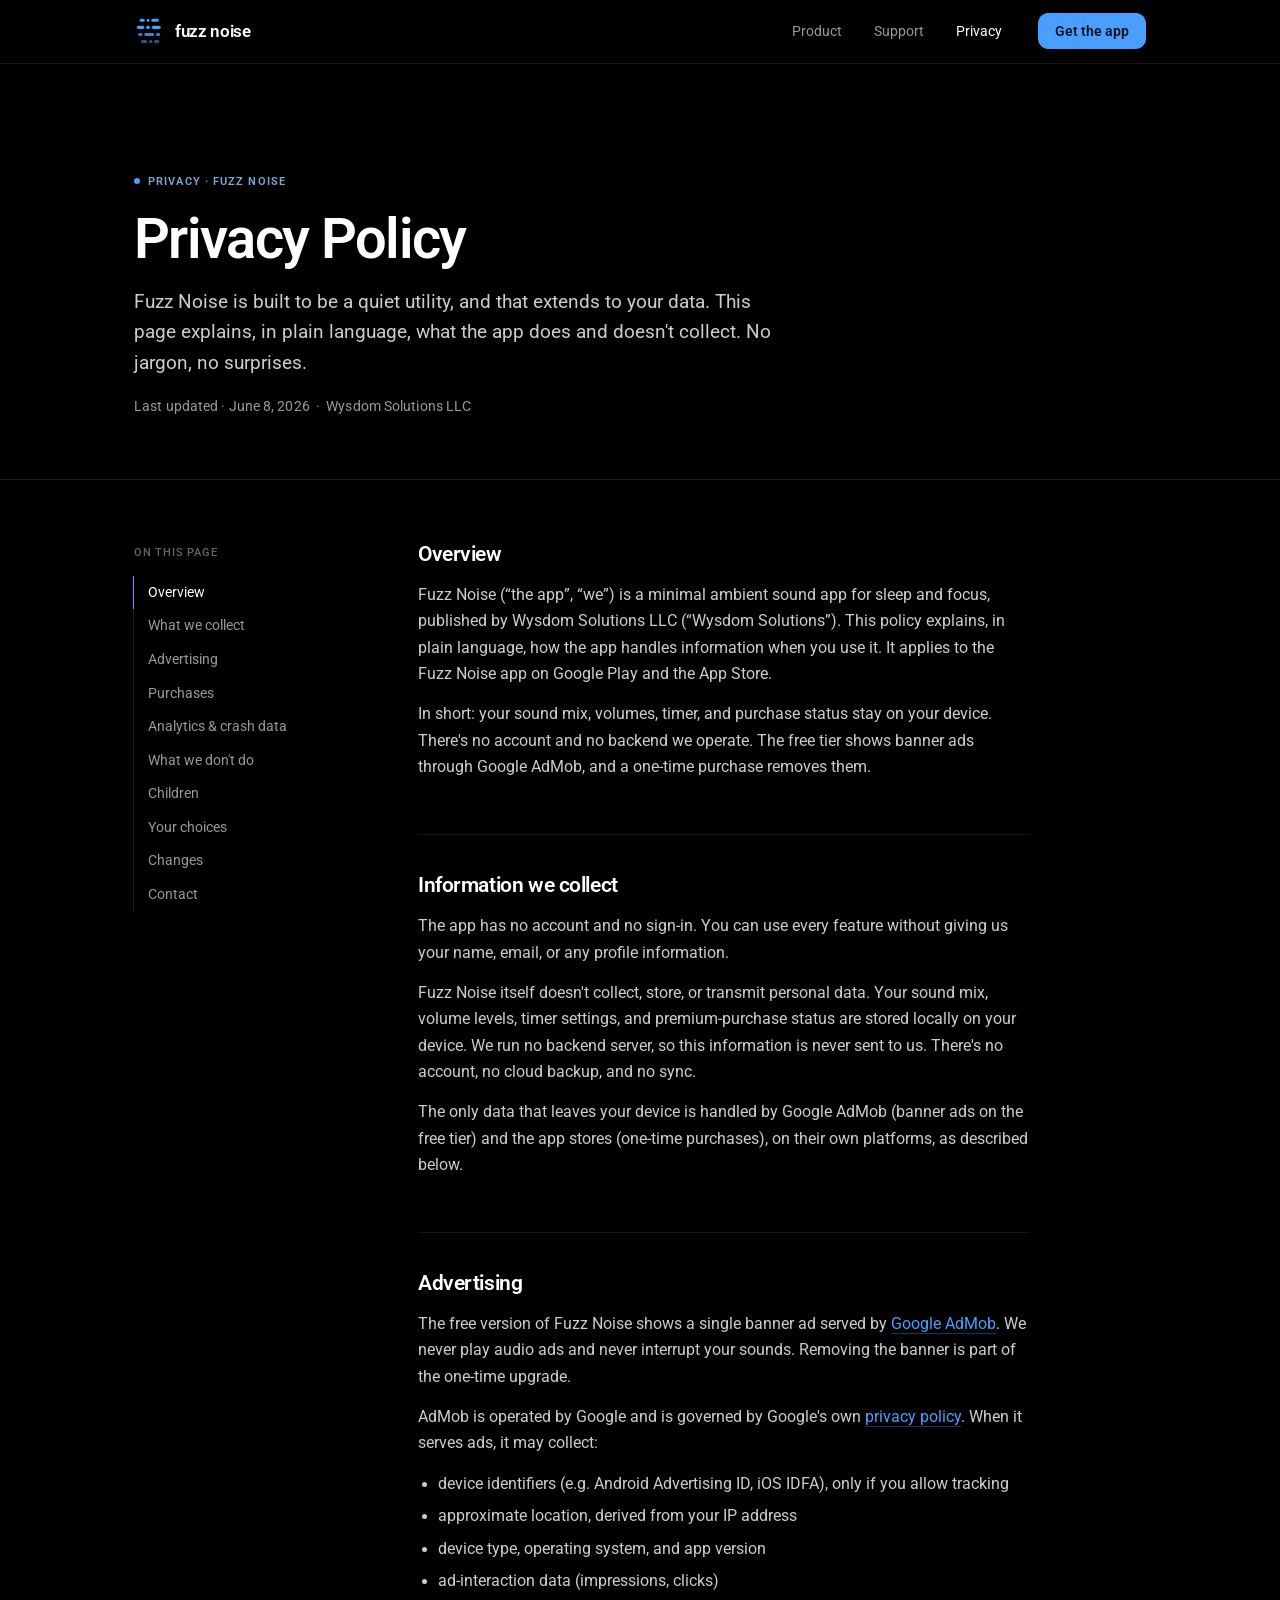
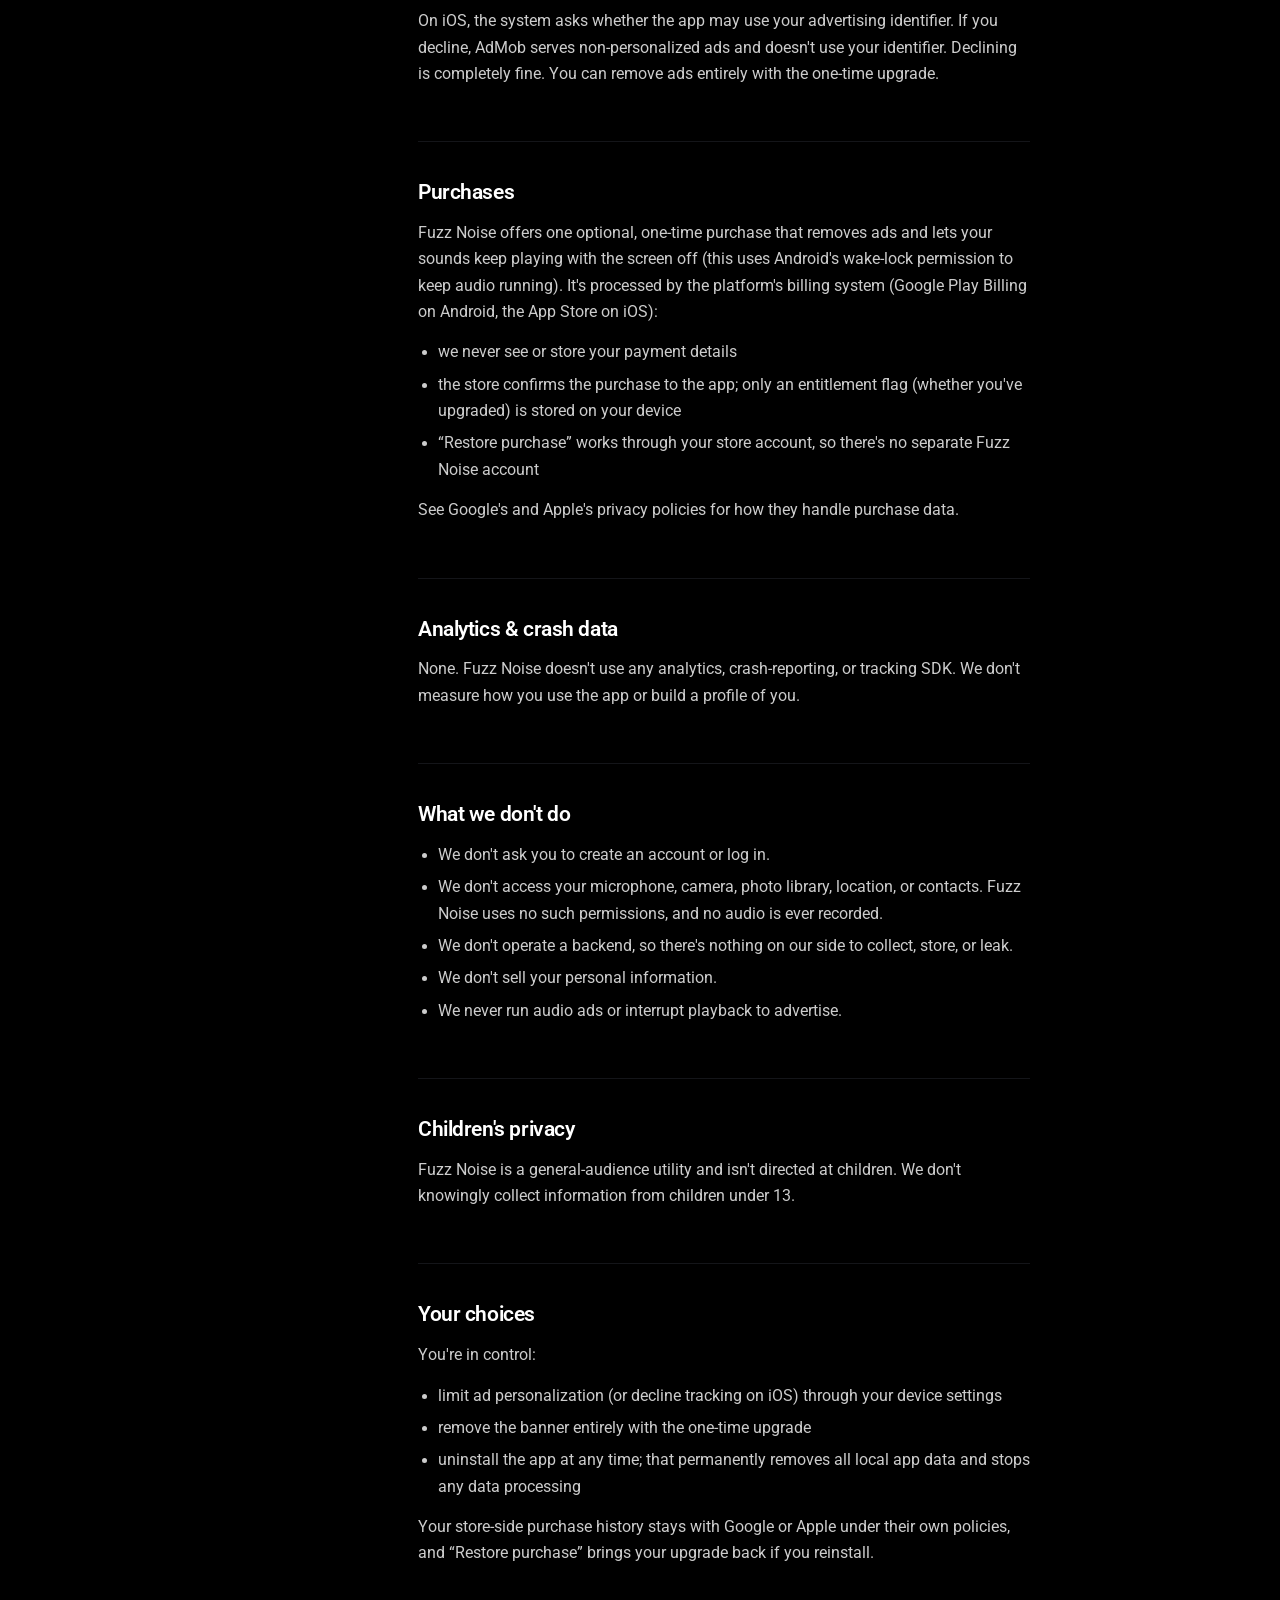
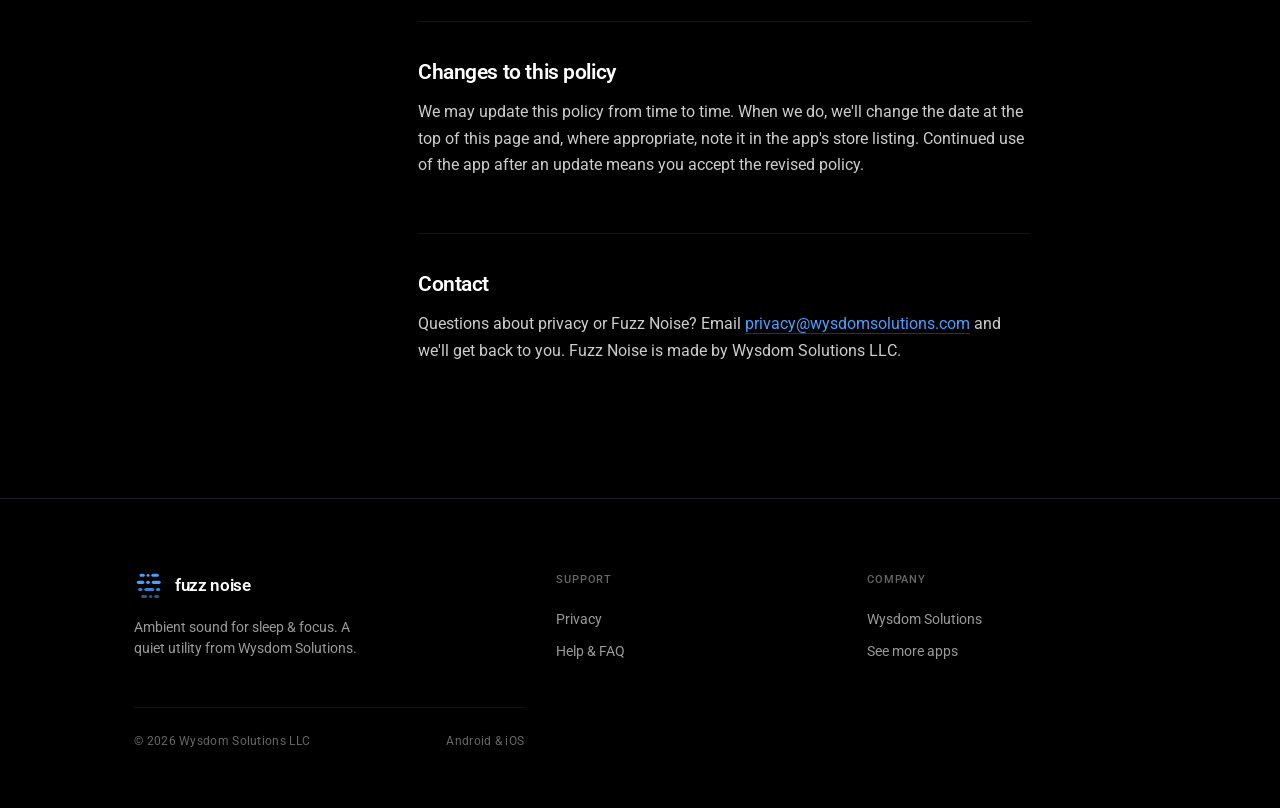
<file: fuzz-noise/privacy/index.html>
<!doctype html>
<html lang="en">
<head>
<meta charset="utf-8" />
<meta name="viewport" content="width=device-width, initial-scale=1" />
<title>Privacy Policy — Fuzz Noise</title>
<meta name="description" content="How Fuzz Noise handles data. A plain-language privacy policy." />
<link rel="icon" href="../assets/logo-static.svg" />
<link rel="stylesheet" href="../assets/fonts.css" />
<link rel="stylesheet" href="../assets/site.css" />
</head>
<body>

<header class="nav">
  <div class="wrap">
    <a class="brand" href="../">
      <img src="../assets/logo-mark.svg" alt="" />
      <span class="name">fuzz noise</span>
    </a>
    <nav class="nav-links">
      <a class="nav-link" href="../">Product</a>
      <a class="nav-link" href="../support/">Support</a>
      <a class="nav-link active" href="../privacy/">Privacy</a>
    </nav>
    <a class="btn btn-primary nav-cta" href="../#get">Get the app</a>
  </div>
</header>

<main>
  <section class="prose-head">
    <div class="wrap">
      <p class="kicker"><span class="dot"></span> Privacy · Fuzz Noise</p>
      <h1 class="display" style="font-size:clamp(34px,5vw,56px);margin-top:20px;max-width:16ch;">Privacy Policy</h1>
      <p class="lede" style="margin-top:20px;max-width:58ch;">Fuzz Noise is built to be a quiet utility, and that extends to your data. This page explains, in plain language, what the app does and doesn't collect. No jargon, no surprises.</p>
      <p class="updated">Last updated · June 8, 2026 &nbsp;·&nbsp; Wysdom Solutions LLC</p>
    </div>
  </section>

  <div class="wrap">
    <div class="prose-layout">

      <!-- TOC -->
      <aside class="toc">
        <h4>On this page</h4>
        <a href="#overview" class="active">Overview</a>
        <a href="#collect">What we collect</a>
        <a href="#ads">Advertising</a>
        <a href="#purchases">Purchases</a>
        <a href="#analytics">Analytics &amp; crash data</a>
        <a href="#not">What we don't do</a>
        <a href="#children">Children</a>
        <a href="#choices">Your choices</a>
        <a href="#changes">Changes</a>
        <a href="#contact">Contact</a>
      </aside>

      <!-- PROSE -->
      <article class="prose">

        <div class="clause" id="overview">
          <h2>Overview</h2>
          <p>Fuzz Noise (“the app”, “we”) is a minimal ambient sound app for sleep and focus, published by Wysdom Solutions LLC (“Wysdom Solutions”). This policy explains, in plain language, how the app handles information when you use it. It applies to the Fuzz Noise app on Google Play and the App Store.</p>
          <p>In short: your sound mix, volumes, timer, and purchase status stay on your device. There's no account and no backend we operate. The free tier shows banner ads through Google AdMob, and a one-time purchase removes them.</p>
        </div>

        <div class="clause" id="collect">
          <h2>Information we collect</h2>
          <p>The app has no account and no sign-in. You can use every feature without giving us your name, email, or any profile information.</p>
          <p>Fuzz Noise itself doesn't collect, store, or transmit personal data. Your sound mix, volume levels, timer settings, and premium-purchase status are stored locally on your device. We run no backend server, so this information is never sent to us. There's no account, no cloud backup, and no sync.</p>
          <p>The only data that leaves your device is handled by Google AdMob (banner ads on the free tier) and the app stores (one-time purchases), on their own platforms, as described below.</p>
        </div>

        <div class="clause" id="ads">
          <h2>Advertising</h2>
          <p>The free version of Fuzz Noise shows a single banner ad served by <a class="inline" href="https://admob.google.com">Google AdMob</a>. We never play audio ads and never interrupt your sounds. Removing the banner is part of the one-time upgrade.</p>
          <p>AdMob is operated by Google and is governed by Google's own <a class="inline" href="https://policies.google.com/privacy">privacy policy</a>. When it serves ads, it may collect:</p>
          <ul>
            <li>device identifiers (e.g. Android Advertising ID, iOS IDFA), only if you allow tracking</li>
            <li>approximate location, derived from your IP address</li>
            <li>device type, operating system, and app version</li>
            <li>ad-interaction data (impressions, clicks)</li>
          </ul>
          <p>On iOS, the system asks whether the app may use your advertising identifier. If you decline, AdMob serves non-personalized ads and doesn't use your identifier. Declining is completely fine. You can remove ads entirely with the one-time upgrade.</p>
        </div>

        <div class="clause" id="purchases">
          <h2>Purchases</h2>
          <p>Fuzz Noise offers one optional, one-time purchase that removes ads and lets your sounds keep playing with the screen off (this uses Android's wake-lock permission to keep audio running). It's processed by the platform's billing system (Google Play Billing on Android, the App Store on iOS):</p>
          <ul>
            <li>we never see or store your payment details</li>
            <li>the store confirms the purchase to the app; only an entitlement flag (whether you've upgraded) is stored on your device</li>
            <li>“Restore purchase” works through your store account, so there's no separate Fuzz Noise account</li>
          </ul>
          <p>See Google's and Apple's privacy policies for how they handle purchase data.</p>
        </div>

        <div class="clause" id="analytics">
          <h2>Analytics &amp; crash data</h2>
          <p>None. Fuzz Noise doesn't use any analytics, crash-reporting, or tracking SDK. We don't measure how you use the app or build a profile of you.</p>
        </div>

        <div class="clause" id="not">
          <h2>What we don't do</h2>
          <ul>
            <li>We don't ask you to create an account or log in.</li>
            <li>We don't access your microphone, camera, photo library, location, or contacts. Fuzz Noise uses no such permissions, and no audio is ever recorded.</li>
            <li>We don't operate a backend, so there's nothing on our side to collect, store, or leak.</li>
            <li>We don't sell your personal information.</li>
            <li>We never run audio ads or interrupt playback to advertise.</li>
          </ul>
        </div>

        <div class="clause" id="children">
          <h2>Children's privacy</h2>
          <p>Fuzz Noise is a general-audience utility and isn't directed at children. We don't knowingly collect information from children under 13.</p>
        </div>

        <div class="clause" id="choices">
          <h2>Your choices</h2>
          <p>You're in control:</p>
          <ul>
            <li>limit ad personalization (or decline tracking on iOS) through your device settings</li>
            <li>remove the banner entirely with the one-time upgrade</li>
            <li>uninstall the app at any time; that permanently removes all local app data and stops any data processing</li>
          </ul>
          <p>Your store-side purchase history stays with Google or Apple under their own policies, and “Restore purchase” brings your upgrade back if you reinstall.</p>
        </div>

        <div class="clause" id="changes">
          <h2>Changes to this policy</h2>
          <p>We may update this policy from time to time. When we do, we'll change the date at the top of this page and, where appropriate, note it in the app's store listing. Continued use of the app after an update means you accept the revised policy.</p>
        </div>

        <div class="clause" id="contact">
          <h2>Contact</h2>
          <p>Questions about privacy or Fuzz Noise? Email <a class="inline" href="mailto:privacy@wysdomsolutions.com">privacy@wysdomsolutions.com</a> and we'll get back to you. Fuzz Noise is made by Wysdom Solutions LLC.</p>
        </div>

      </article>
    </div>
  </div>
</main>

<footer class="footer">
  <div class="wrap">
    <div class="foot-brand">
      <a class="brand" href="../">
        <img src="../assets/logo-mark.svg" alt="" />
        <span class="name">fuzz noise</span>
      </a>
      <p>Ambient sound for sleep &amp; focus. A quiet utility from Wysdom Solutions.</p>
    </div>
    <div class="foot-col">
      <h4>Support</h4>
      <a href="../privacy/">Privacy</a>
      <a href="../support/">Help &amp; FAQ</a>
    </div>
    <div class="foot-col">
      <h4>Company</h4>
      <a href="https://wysdomsolutions.com">Wysdom Solutions</a>
      <a href="https://apps.wysdomsolutions.com">See more apps</a>
    </div>
  </div>
  <div class="wrap">
    <div class="foot-legal">
      <span>© 2026 Wysdom Solutions LLC</span>
      <span>Android &amp; iOS</span>
    </div>
  </div>
</footer>

<!-- TOC active-state on scroll -->
<script>
  (function () {
    var tocLinks = [].slice.call(document.querySelectorAll('.toc a'));
    var clauses = [].slice.call(document.querySelectorAll('.clause'));
    if (clauses.length < 2) return;
    // Measure each clause's HEADING (not the padded container), so a section
    // becomes active as its header rolls under the top bar — not early. Mirrors
    // the apps-hub privacy scroll-spy (hench-goblin / glass-buddy). The headings
    // carry scroll-margin-top in CSS, so native anchor clicks land correctly —
    // no JS click handler needed.
    var heads = clauses.map(function (c) { return c.querySelector('h2') || c; });
    var ids = clauses.map(function (c) { return c.id; });

    var active = null;
    function setActive(id) {
      if (id === active) return;
      active = id;
      tocLinks.forEach(function (l) {
        l.classList.toggle('active', l.getAttribute('href').slice(1) === id);
      });
    }

    var LINE = 100; // px from the top of the viewport (clears the sticky nav)
    var ticking = false;
    function update() {
      ticking = false;
      // Base rule: the last heading whose top has scrolled past the line.
      var idx = 0;
      for (var i = 0; i < heads.length; i++) {
        if (heads[i].getBoundingClientRect().top <= LINE) idx = i;
        else break; // headings are in order; the rest are further down
      }
      // Bottom of the page: the trailing sections are short and share the last
      // screen, so they can never be scrolled up to the line. Spread whatever
      // remains after `idx` across the final screen so each lights up in turn.
      var vh = window.innerHeight;
      var scrollY = window.pageYOffset || document.documentElement.scrollTop || 0;
      var maxScroll = document.documentElement.scrollHeight - vh;
      if (maxScroll > 0) {
        var remaining = maxScroll - scrollY;
        if (remaining < vh && idx < heads.length - 1) {
          var trailing = heads.length - 1 - idx;       // sections still ahead
          var progress = 1 - remaining / vh;           // 0 → 1 across last screen
          idx += Math.min(trailing, Math.floor(progress * (trailing + 1)));
        }
        if (scrollY >= maxScroll - 1) idx = heads.length - 1; // pin last at the end
      }
      setActive(ids[idx]);
    }

    function onScroll() {
      if (!ticking) { ticking = true; requestAnimationFrame(update); }
    }
    window.addEventListener('scroll', onScroll, { passive: true });
    document.addEventListener('scroll', onScroll, { passive: true, capture: true });
    window.addEventListener('resize', onScroll);
    window.addEventListener('load', onScroll);
    update();
  })();
</script>

</body>
</html>
</file>
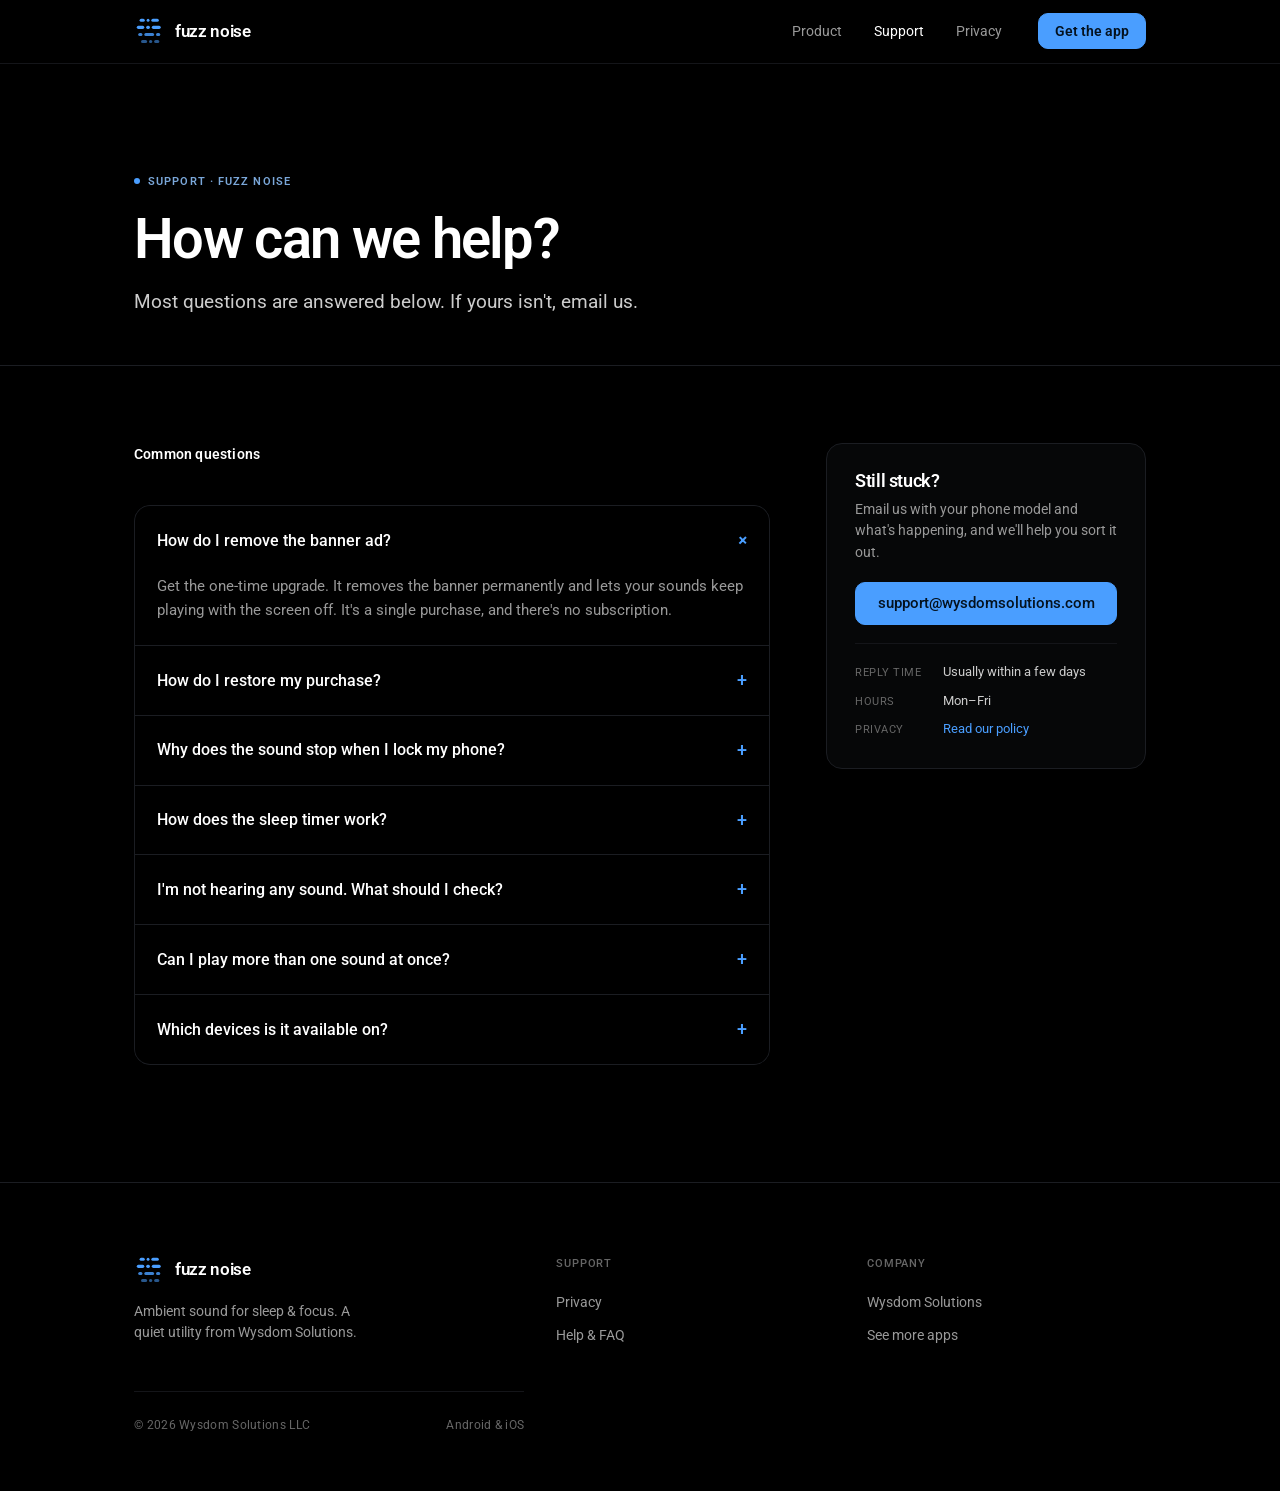
<file: fuzz-noise/support/index.html>
<!doctype html>
<html lang="en">
<head>
<meta charset="utf-8" />
<meta name="viewport" content="width=device-width, initial-scale=1" />
<title>Support — Fuzz Noise</title>
<meta name="description" content="Help with Fuzz Noise: common questions, troubleshooting, and how to reach us." />
<link rel="icon" href="../assets/logo-static.svg" />
<link rel="stylesheet" href="../assets/fonts.css" />
<link rel="stylesheet" href="../assets/site.css" />
</head>
<body>

<header class="nav">
  <div class="wrap">
    <a class="brand" href="../">
      <img src="../assets/logo-mark.svg" alt="" />
      <span class="name">fuzz noise</span>
    </a>
    <nav class="nav-links">
      <a class="nav-link" href="../">Product</a>
      <a class="nav-link active" href="../support/">Support</a>
      <a class="nav-link" href="../privacy/">Privacy</a>
    </nav>
    <a class="btn btn-primary nav-cta" href="../#get">Get the app</a>
  </div>
</header>

<main>
  <section class="prose-head">
    <div class="wrap">
      <p class="kicker"><span class="dot"></span> Support · Fuzz Noise</p>
      <h1 class="display" style="font-size:clamp(34px,5vw,56px);margin-top:20px;max-width:14ch;">How can we help?</h1>
      <p class="lede" style="margin-top:20px;max-width:56ch;">Most questions are answered below. If yours isn't, email us.</p>
    </div>
  </section>

  <section class="section tight">
    <div class="wrap">
      <div class="support-grid">

        <!-- FAQ -->
        <div>
          <div class="sec-head" style="margin-top:0;border-top:none;padding-top:0;">
            <span class="sec-title">Common questions</span>
          </div>
          <div class="faq">
            <details open>
              <summary>How do I remove the banner ad?<span class="sign">+</span></summary>
              <div class="answer">
                <p>Get the one-time upgrade. It removes the banner permanently and lets your sounds keep playing with the screen off. It's a single purchase, and there's no subscription.</p>
              </div>
            </details>
            <details>
              <summary>How do I restore my purchase?<span class="sign">+</span></summary>
              <div class="answer">
                <p>If you've upgraded before (for example, on a new phone), open <code>Settings</code> and tap <code>Restore purchase</code>. Your upgrade is tied to your store account, so it comes back without paying again.</p>
                <p>If nothing restores, make sure you're signed in to the same Google account you bought it with, then email us.</p>
              </div>
            </details>
            <details>
              <summary>Why does the sound stop when I lock my phone?<span class="sign">+</span></summary>
              <div class="answer">
                <p>Playing with the screen off is part of the one-time upgrade. On the free version, audio pauses when the app goes to the background. Upgrade once and it keeps playing all night.</p>
              </div>
            </details>
            <details>
              <summary>How does the sleep timer work?<span class="sign">+</span></summary>
              <div class="answer">
                <p>Tap <code>Timer</code> in the header and pick a length: 15 minutes, 30, 1 hour, 2 hours, or a custom time. When it's up, the audio fades out gently instead of cutting, so it won't wake you.</p>
              </div>
            </details>
            <details>
              <summary>I'm not hearing any sound. What should I check?<span class="sign">+</span></summary>
              <div class="answer">
                <p>A few quick things:</p>
                <p>· Make sure at least one sound tile is selected, and its volume slider in <code>Active Sounds</code> isn't at zero.<br/>· Check your phone isn't on silent and the media volume is up.<br/>· If you use Bluetooth, confirm it's connected to the right speaker or headphones.</p>
                <p>Still silent? Email us with your phone model and Android version.</p>
              </div>
            </details>
            <details>
              <summary>Can I play more than one sound at once?<span class="sign">+</span></summary>
              <div class="answer">
                <p>Yes. Tap as many tiles as you like. They layer together, and each one gets its own volume slider so you can balance the mix.</p>
              </div>
            </details>
            <details>
              <summary>Which devices is it available on?<span class="sign">+</span></summary>
              <div class="answer">
                <p>Fuzz Noise will launch on Android and iOS at the same time, on Google Play and the App Store. It isn't out yet, so keep an eye on both stores for the release.</p>
              </div>
            </details>
          </div>
        </div>

        <!-- CONTACT -->
        <aside>
          <div class="contact-card">
            <h3>Still stuck?</h3>
            <p>Email us with your phone model and what's happening, and we'll help you sort it out.</p>
            <a class="btn btn-primary mail" href="mailto:support@wysdomsolutions.com?subject=Fuzz%20Noise%20support">support@wysdomsolutions.com</a>
            <div class="contact-meta">
              <div class="row"><span class="k">Reply time</span><span class="v">Usually within a few days</span></div>
              <div class="row"><span class="k">Hours</span><span class="v">Mon–Fri</span></div>
              <div class="row"><span class="k">Privacy</span><span class="v"><a class="inline" href="../privacy/" style="color:var(--accent);">Read our policy</a></span></div>
            </div>
          </div>
        </aside>

      </div>
    </div>
  </section>
</main>

<footer class="footer">
  <div class="wrap">
    <div class="foot-brand">
      <a class="brand" href="../">
        <img src="../assets/logo-mark.svg" alt="" />
        <span class="name">fuzz noise</span>
      </a>
      <p>Ambient sound for sleep &amp; focus. A quiet utility from Wysdom Solutions.</p>
    </div>
    <div class="foot-col">
      <h4>Support</h4>
      <a href="../privacy/">Privacy</a>
      <a href="../support/">Help &amp; FAQ</a>
    </div>
    <div class="foot-col">
      <h4>Company</h4>
      <a href="https://wysdomsolutions.com">Wysdom Solutions</a>
      <a href="https://apps.wysdomsolutions.com">See more apps</a>
    </div>
  </div>
  <div class="wrap">
    <div class="foot-legal">
      <span>© 2026 Wysdom Solutions LLC</span>
      <span>Android &amp; iOS</span>
    </div>
  </div>
</footer>

</body>
</html>
</file>
<file: fuzz-noise/assets/fonts.css>
/* Self-hosted webfonts — Roboto + IBM Plex Mono (latin, latin-ext).
   Generated from Google Fonts CSS2; replaces the fonts.googleapis.com <link>. */

@font-face {
  font-family: 'IBM Plex Mono';
  font-style: normal;
  font-weight: 400;
  font-display: swap;
  src: url(fonts/ibmplexmono-400-latin-ext.woff2) format('woff2');
  unicode-range: U+0100-02BA, U+02BD-02C5, U+02C7-02CC, U+02CE-02D7, U+02DD-02FF, U+0304, U+0308, U+0329, U+1D00-1DBF, U+1E00-1E9F, U+1EF2-1EFF, U+2020, U+20A0-20AB, U+20AD-20C0, U+2113, U+2C60-2C7F, U+A720-A7FF;
}

@font-face {
  font-family: 'IBM Plex Mono';
  font-style: normal;
  font-weight: 400;
  font-display: swap;
  src: url(fonts/ibmplexmono-400-latin.woff2) format('woff2');
  unicode-range: U+0000-00FF, U+0131, U+0152-0153, U+02BB-02BC, U+02C6, U+02DA, U+02DC, U+0304, U+0308, U+0329, U+2000-206F, U+20AC, U+2122, U+2191, U+2193, U+2212, U+2215, U+FEFF, U+FFFD;
}

@font-face {
  font-family: 'IBM Plex Mono';
  font-style: normal;
  font-weight: 500;
  font-display: swap;
  src: url(fonts/ibmplexmono-500-latin-ext.woff2) format('woff2');
  unicode-range: U+0100-02BA, U+02BD-02C5, U+02C7-02CC, U+02CE-02D7, U+02DD-02FF, U+0304, U+0308, U+0329, U+1D00-1DBF, U+1E00-1E9F, U+1EF2-1EFF, U+2020, U+20A0-20AB, U+20AD-20C0, U+2113, U+2C60-2C7F, U+A720-A7FF;
}

@font-face {
  font-family: 'IBM Plex Mono';
  font-style: normal;
  font-weight: 500;
  font-display: swap;
  src: url(fonts/ibmplexmono-500-latin.woff2) format('woff2');
  unicode-range: U+0000-00FF, U+0131, U+0152-0153, U+02BB-02BC, U+02C6, U+02DA, U+02DC, U+0304, U+0308, U+0329, U+2000-206F, U+20AC, U+2122, U+2191, U+2193, U+2212, U+2215, U+FEFF, U+FFFD;
}

@font-face {
  font-family: 'Roboto';
  font-style: normal;
  font-weight: 400;
  font-stretch: 100%;
  font-display: swap;
  src: url(fonts/roboto-400-latin-ext.woff2) format('woff2');
  unicode-range: U+0100-02BA, U+02BD-02C5, U+02C7-02CC, U+02CE-02D7, U+02DD-02FF, U+0304, U+0308, U+0329, U+1D00-1DBF, U+1E00-1E9F, U+1EF2-1EFF, U+2020, U+20A0-20AB, U+20AD-20C0, U+2113, U+2C60-2C7F, U+A720-A7FF;
}

@font-face {
  font-family: 'Roboto';
  font-style: normal;
  font-weight: 400;
  font-stretch: 100%;
  font-display: swap;
  src: url(fonts/roboto-400-latin.woff2) format('woff2');
  unicode-range: U+0000-00FF, U+0131, U+0152-0153, U+02BB-02BC, U+02C6, U+02DA, U+02DC, U+0304, U+0308, U+0329, U+2000-206F, U+20AC, U+2122, U+2191, U+2193, U+2212, U+2215, U+FEFF, U+FFFD;
}

@font-face {
  font-family: 'Roboto';
  font-style: normal;
  font-weight: 500;
  font-stretch: 100%;
  font-display: swap;
  src: url(fonts/roboto-500-latin-ext.woff2) format('woff2');
  unicode-range: U+0100-02BA, U+02BD-02C5, U+02C7-02CC, U+02CE-02D7, U+02DD-02FF, U+0304, U+0308, U+0329, U+1D00-1DBF, U+1E00-1E9F, U+1EF2-1EFF, U+2020, U+20A0-20AB, U+20AD-20C0, U+2113, U+2C60-2C7F, U+A720-A7FF;
}

@font-face {
  font-family: 'Roboto';
  font-style: normal;
  font-weight: 500;
  font-stretch: 100%;
  font-display: swap;
  src: url(fonts/roboto-500-latin.woff2) format('woff2');
  unicode-range: U+0000-00FF, U+0131, U+0152-0153, U+02BB-02BC, U+02C6, U+02DA, U+02DC, U+0304, U+0308, U+0329, U+2000-206F, U+20AC, U+2122, U+2191, U+2193, U+2212, U+2215, U+FEFF, U+FFFD;
}

@font-face {
  font-family: 'Roboto';
  font-style: normal;
  font-weight: 600;
  font-stretch: 100%;
  font-display: swap;
  src: url(fonts/roboto-600-latin-ext.woff2) format('woff2');
  unicode-range: U+0100-02BA, U+02BD-02C5, U+02C7-02CC, U+02CE-02D7, U+02DD-02FF, U+0304, U+0308, U+0329, U+1D00-1DBF, U+1E00-1E9F, U+1EF2-1EFF, U+2020, U+20A0-20AB, U+20AD-20C0, U+2113, U+2C60-2C7F, U+A720-A7FF;
}

@font-face {
  font-family: 'Roboto';
  font-style: normal;
  font-weight: 600;
  font-stretch: 100%;
  font-display: swap;
  src: url(fonts/roboto-600-latin.woff2) format('woff2');
  unicode-range: U+0000-00FF, U+0131, U+0152-0153, U+02BB-02BC, U+02C6, U+02DA, U+02DC, U+0304, U+0308, U+0329, U+2000-206F, U+20AC, U+2122, U+2191, U+2193, U+2212, U+2215, U+FEFF, U+FFFD;
}

@font-face {
  font-family: 'Roboto';
  font-style: normal;
  font-weight: 700;
  font-stretch: 100%;
  font-display: swap;
  src: url(fonts/roboto-700-latin-ext.woff2) format('woff2');
  unicode-range: U+0100-02BA, U+02BD-02C5, U+02C7-02CC, U+02CE-02D7, U+02DD-02FF, U+0304, U+0308, U+0329, U+1D00-1DBF, U+1E00-1E9F, U+1EF2-1EFF, U+2020, U+20A0-20AB, U+20AD-20C0, U+2113, U+2C60-2C7F, U+A720-A7FF;
}

@font-face {
  font-family: 'Roboto';
  font-style: normal;
  font-weight: 700;
  font-stretch: 100%;
  font-display: swap;
  src: url(fonts/roboto-700-latin.woff2) format('woff2');
  unicode-range: U+0000-00FF, U+0131, U+0152-0153, U+02BB-02BC, U+02C6, U+02DA, U+02DC, U+0304, U+0308, U+0329, U+2000-206F, U+20AC, U+2122, U+2191, U+2193, U+2212, U+2215, U+FEFF, U+FFFD;
}
</file>
<file: fuzz-noise/assets/site.css>
/* ==========================================================================
   Fuzz Noise — marketing site (wysdom-hub)
   Web layer on top of the design-system tokens. Dark-first, single accent,
   geometric, zero ornament. House style mirrors the store-wordmark specimen:
   Roboto + Roboto Mono, mono kickers, hairline section rules, no shadows.
   ========================================================================== */

@import "./tokens.css";

:root {
  --word: "Roboto", -apple-system, BlinkMacSystemFont, "Segoe UI", system-ui, sans-serif;
  --mono: "IBM Plex Mono", ui-monospace, "SF Mono", Menlo, monospace;

  /* web surface ramp — slightly cooler than app surfaces, for large fields */
  --paper:   #060708;        /* card / panel fill on the black canvas */
  --panel:   #0b0d10;        /* raised panel */
  --tint:    #111319;        /* logo-tile surface, feature panels */
  --hair:    #1b1d22;        /* hairlines between sections */
  --hair-soft:#141519;

  --maxw: 1140px;
  --pad: clamp(20px, 5vw, 72px);
  --nav-h: 64px;
}

* { box-sizing: border-box; }
html {
  -webkit-font-smoothing: antialiased;
  text-rendering: optimizeLegibility;
  scroll-behavior: smooth;
}
@media (prefers-reduced-motion: reduce) { html { scroll-behavior: auto; } }

body {
  margin: 0;
  background: var(--bg-base);
  color: var(--text-secondary);
  font-family: var(--word);
  font-size: 16px;
  line-height: 1.6;
  -webkit-text-size-adjust: 100%;
}

a { color: inherit; text-decoration: none; }
img, svg { display: block; }
::selection { background: rgba(74,158,255,0.28); color: #fff; }

.wrap { max-width: var(--maxw); margin: 0 auto; padding-left: var(--pad); padding-right: var(--pad); }

/* ---- shared type primitives ------------------------------------------- */
.kicker {
  font-family: var(--word);
  font-size: 11px;
  font-weight: 600;
  letter-spacing: 1.1px;
  text-transform: uppercase;
  color: var(--accent-muted);
  margin: 0;
  display: inline-flex;
  align-items: center;
  gap: 8px;
  white-space: nowrap;
}
.kicker .dot {
  width: 6px; height: 6px; border-radius: 50%;
  background: var(--accent);
  box-shadow: 0 0 0 0 rgba(74,158,255,0.5);
}
@media (prefers-reduced-motion: no-preference) {
  .kicker .dot { animation: fnPulse 2.8s ease-out infinite; }
}
@keyframes fnPulse {
  0% { box-shadow: 0 0 0 0 rgba(74,158,255,0.5); }
  70%,100% { box-shadow: 0 0 0 7px rgba(74,158,255,0); }
}

h1, h2, h3 { font-weight: 600; color: var(--text-primary); margin: 0; line-height: 1.04; letter-spacing: -0.02em; text-wrap: balance; }
.display {
  font-size: clamp(38px, 6.6vw, 76px);
  line-height: 0.98;
  letter-spacing: -0.03em;
}
.h2 { font-size: clamp(26px, 3.6vw, 40px); letter-spacing: -0.025em; }
.lede {
  font-size: clamp(16px, 1.7vw, 19px);
  line-height: 1.6;
  color: var(--text-secondary);
  max-width: 46ch;
  margin: 0;
  text-wrap: pretty;
}

/* ---- buttons ----------------------------------------------------------- */
.btn {
  font-family: var(--word);
  font-size: 15px;
  font-weight: 500;
  border-radius: var(--radius-md);
  padding: 13px 22px;
  border: 1px solid transparent;
  cursor: pointer;
  display: inline-flex;
  align-items: center;
  justify-content: center;
  gap: 9px;
  line-height: 1;
  transition: background-color .16s ease, border-color .16s ease, color .16s ease;
  white-space: nowrap;
}
.btn-primary { background: var(--accent); color: #04121f; border-color: var(--accent); font-weight: 600; }
.btn-primary:hover { background: #6fb2ff; border-color: #6fb2ff; }
.btn-ghost { background: var(--surface); color: var(--text-primary); border-color: var(--border); }
.btn-ghost:hover { background: var(--surface-hover); border-color: #3a3a3a; }
.btn-quiet { background: transparent; color: var(--text-secondary); border-color: transparent; padding: 13px 4px; }
.btn-quiet:hover { color: #fff; }

/* ---- top nav ----------------------------------------------------------- */
.nav {
  position: sticky; top: 0; z-index: 50;
  height: var(--nav-h);
  display: flex; align-items: center;
  background: rgba(0,0,0,0.72);
  backdrop-filter: saturate(140%) blur(14px);
  -webkit-backdrop-filter: saturate(140%) blur(14px);
  border-bottom: 1px solid var(--hair-soft);
}
.nav .wrap { display: flex; align-items: center; gap: 16px; width: 100%; }
.brand { display: flex; align-items: center; gap: 11px; }
.brand img { width: 30px; height: 30px; }
.brand .name {
  font-size: 17px; font-weight: 600; color: #fff;
  letter-spacing: -0.02em;
}
.nav-links { margin-left: auto; display: flex; align-items: center; gap: 4px; }
.nav-link {
  font-size: 14px; color: var(--text-muted);
  padding: 9px 14px; border-radius: 8px;
  transition: color .15s ease, background-color .15s ease;
}
.nav-link:hover { color: #fff; }
.nav-link.active { color: #fff; }
.nav .nav-cta { margin-left: 6px; font-size: 14px; padding: 10px 16px; }
@media (max-width: 680px) {
  .nav-link { display: none; }
  .nav-link.active { display: inline-flex; }
}

/* ---- section scaffold -------------------------------------------------- */
.section { padding: clamp(64px, 9vw, 120px) 0; }
.section.tight { padding: clamp(48px, 6vw, 80px) 0; }
.sec-head {
  display: flex; align-items: baseline; gap: 16px;
  border-top: 1px solid var(--hair);
  padding-top: 18px; margin-bottom: 40px;
}
.sec-num { font-family: var(--word); font-size: 12px; color: var(--text-disabled); letter-spacing: 1px; }
.sec-title { font-size: 14px; font-weight: 600; letter-spacing: 0.2px; color: #fff; white-space: nowrap; flex: 0 0 auto; }
.sec-note { font-family: var(--word); font-size: 12px; color: var(--text-muted); margin-left: auto; text-align: right; }
@media (max-width: 560px){ .sec-note { display: none; } }
.rule { border-top: 1px solid var(--hair); margin-bottom: clamp(36px, 4.5vw, 52px); }

/* faint scan-line texture echoing the mark — the one signature flourish */
.scanlines { position: relative; }
.scanlines::after {
  content: ""; position: absolute; inset: 0; pointer-events: none;
  background: repeating-linear-gradient(0deg, rgba(74,158,255,0.035) 0 2px, transparent 2px 9px);
  mix-blend-mode: screen;
}
[data-texture="off"] .scanlines::after { display: none; }

/* ---- hero -------------------------------------------------------------- */
.hero { padding-top: clamp(48px, 7vw, 96px); padding-bottom: clamp(56px, 8vw, 104px); }
.hero .lede { margin-top: 22px; }
.hero-foot { margin-top: 16px; font-family: var(--word); font-size: 13.5px; color: var(--text-muted); letter-spacing: 0.1px; }
.hero-foot b { color: var(--accent-tint); font-weight: 500; }

/* notify form */
.notify { display: flex; gap: 10px; margin-top: 30px; max-width: 440px; flex-wrap: wrap; }
.notify input {
  flex: 1 1 200px; min-width: 0;
  background: var(--bg-sunken);
  border: 1px solid var(--border);
  border-radius: var(--radius-md);
  color: #fff; font-family: var(--word); font-size: 15px;
  padding: 13px 16px;
  transition: border-color .16s ease;
}
.notify input::placeholder { color: var(--text-disabled); }
.notify input:focus { outline: none; border-color: var(--accent); }
.notify .btn { flex: 0 0 auto; }
.notify-ok { font-size: 14px; color: var(--success-text, #5fd089); margin: 12px 2px 0; min-height: 1px; }

/* store-presence CTA (pre-launch — no download yet) */
.store-cta { margin-top: 30px; }
.store-cta.center { display: flex; flex-direction: column; align-items: center; }
.store-label {
  display: block; font-family: var(--word); font-size: 11px; letter-spacing: 1px;
  text-transform: uppercase; color: var(--text-muted); margin-bottom: 12px;
}
.store-row { display: flex; gap: 12px; flex-wrap: wrap; }
.store-cta.center .store-row { justify-content: center; }
.store-btn {
  display: inline-flex; align-items: center; gap: 11px;
  border: 1px solid var(--border); border-radius: var(--radius-md);
  background: var(--surface); color: var(--text-primary);
  padding: 11px 18px; cursor: default; user-select: none;
}
.store-btn .glyph { width: 20px; height: 20px; color: var(--accent); flex: 0 0 auto; }
.store-btn .stxt { display: flex; flex-direction: column; line-height: 1.25; gap: 3px; white-space: nowrap; }
.store-btn .stxt small { font-family: var(--word); font-size: 10px; letter-spacing: 0.4px; color: var(--text-muted); text-transform: uppercase; }
.store-btn .stxt b { font-size: 15px; font-weight: 600; }

/* hero variant visibility */
.hero-b { display: none; }
[data-hero="b"] .hero-a { display: none; }
[data-hero="b"] .hero-b { display: block; }

/* hero A — split */
.hero-a .grid {
  display: grid;
  grid-template-columns: 1.05fr 0.95fr;
  gap: clamp(32px, 6vw, 72px);
  align-items: start;
}
.phone {
  width: 100%; max-width: 282px; height: auto;
  border-radius: 30px;
  box-shadow: 0 0 0 6px #07090c, 0 0 0 7px rgba(255,255,255,0.08);
}
.phone-stage {
  display: flex; justify-content: center;
  position: relative;
  border-radius: 20px;
}
.phone-stage.framed {
  background: radial-gradient(120% 120% at 50% 0%, var(--tint) 0%, #07090c 55%, #000 100%);
  border: 1px solid var(--hair);
  padding: clamp(48px, 7vw, 84px) clamp(40px, 6vw, 72px);
  overflow: hidden;
}
@media (max-width: 860px) {
  .hero-a .grid { grid-template-columns: 1fr; }
  .hero-a .phone-stage { margin-top: 8px; }
  .phone { max-width: 260px; }
}

/* hero B — centered + dual phone feature panel */
.hero-b .center { text-align: center; display: flex; flex-direction: column; align-items: center; }
.hero-b .center .lede { margin-left: auto; margin-right: auto; max-width: 52ch; }
.hero-b .center .notify { margin-left: auto; margin-right: auto; justify-content: center; }
.feature-panel {
  margin-top: clamp(40px, 6vw, 72px);
  border-radius: 20px;
  border: 1px solid var(--hair);
  background: radial-gradient(130% 150% at 50% -20%, var(--tint) 0%, #0a0c10 46%, #000 100%);
  overflow: hidden;
  display: flex; justify-content: center; align-items: flex-end; gap: clamp(24px, 5vw, 64px);
  padding: clamp(40px, 6vw, 72px) var(--pad) 0;
}
.feature-panel .phone { max-width: 280px; }
.feature-panel .phone.back { max-width: 248px; opacity: 0.92; transform: translateY(26px); }
@media (max-width: 720px) {
  .feature-panel .phone.back { display: none; }
  .feature-panel { padding-bottom: 0; }
}

/* ---- sounds grid ------------------------------------------------------- */
.sounds-grid {
  display: grid;
  grid-template-columns: repeat(3, 1fr);
  gap: 12px;
}
@media (max-width: 760px){ .sounds-grid { grid-template-columns: repeat(2, 1fr); } }
@media (max-width: 420px){ .sounds-grid { grid-template-columns: 1fr; } }
.sound-tile {
  background: var(--surface);
  border: 1px solid var(--border);
  border-radius: var(--radius-lg);
  padding: 22px 20px;
  display: flex; align-items: center; gap: 14px;
  transition: border-color .18s ease, background-color .18s ease;
}
.sound-tile:hover { border-color: #3a3f48; background: var(--surface-hover); }
.sound-tile > .txt { display: flex; flex-direction: column; gap: 3px; min-width: 0; }
.sound-ico {
  width: 26px; height: 26px; flex: 0 0 auto;
  color: var(--accent);
  display: flex; align-items: center; justify-content: center;
}
.sound-ico svg { width: 100%; height: 100%; display: block; fill: currentColor; }
.sound-name { font-size: 15px; font-weight: 500; color: var(--text-primary); line-height: 1.15; }
.sound-kind { font-family: var(--word); font-size: 11px; color: var(--text-muted); letter-spacing: 0.3px; line-height: 1; }

/* ---- feature list ------------------------------------------------------ */
.features {
  display: grid;
  grid-template-columns: repeat(3, 1fr);
  gap: 1px;
  background: var(--hair);
  border: 1px solid var(--hair);
  border-radius: 16px;
  overflow: hidden;
}
@media (max-width: 760px){ .features { grid-template-columns: 1fr; } }
.feature {
  background: var(--bg-base);
  padding: 30px 28px;
  display: flex; flex-direction: column; gap: 10px;
  min-height: 168px;
}
.feature .fnum { font-family: var(--word); font-size: 12px; color: var(--accent-muted); letter-spacing: 1px; }
.feature h3 { font-size: 18px; font-weight: 600; }
.feature p { margin: 0; font-size: 14.5px; line-height: 1.55; color: var(--text-muted); }

/* ---- upgrade band ------------------------------------------------------ */
.upgrade {
  border: 1px solid var(--hair);
  border-radius: 20px;
  background: linear-gradient(180deg, var(--panel) 0%, var(--paper) 100%);
  padding: clamp(36px, 5vw, 56px);
  display: grid; grid-template-columns: 1.2fr 1fr; gap: 40px; align-items: center;
}
@media (max-width: 760px){ .upgrade { grid-template-columns: 1fr; gap: 28px; } }
.upgrade h2 { margin-bottom: 14px; }
.upgrade .pill {
  display: inline-flex; align-items: center; gap: 8px;
  font-family: var(--word); font-size: 11px; letter-spacing: 1px; text-transform: uppercase;
  color: var(--accent-tint);
  border: 1px solid var(--border-active);
  border-radius: 999px; padding: 6px 12px; margin-bottom: 20px;
  background: var(--surface-active);
}
.compare { display: flex; flex-direction: column; gap: 1px; background: var(--hair); border: 1px solid var(--hair); border-radius: 14px; overflow: hidden; }
.compare-row { display: grid; grid-template-columns: 1fr auto auto; gap: 12px; align-items: center; background: var(--bg-base); padding: 14px 18px; }
.compare-row .lbl { font-size: 14px; color: var(--text-secondary); }
.compare-row .col { font-family: var(--word); font-size: 11px; color: var(--text-disabled); width: 44px; text-align: center; }
.compare-head .col { color: var(--text-muted); }
.check { color: var(--accent); font-size: 15px; }
.dash { color: var(--text-disabled); font-size: 15px; }

/* ---- footer ------------------------------------------------------------ */
.footer { border-top: 1px solid var(--hair); padding: clamp(48px, 6vw, 72px) 0 56px; margin-top: 40px; }
.footer .wrap { display: grid; grid-template-columns: 1.4fr 1fr 1fr; gap: 32px; }
@media (max-width: 680px){ .footer .wrap { grid-template-columns: 1fr 1fr; gap: 28px; } .footer .foot-brand { grid-column: 1 / -1; } }
.foot-brand .brand { margin-bottom: 16px; }
.foot-brand p { font-size: 13.5px; color: var(--text-muted); max-width: 30ch; margin: 0; line-height: 1.55; }
.foot-col h4 { font-family: var(--word); font-size: 11px; letter-spacing: 0.8px; text-transform: uppercase; color: var(--text-disabled); margin: 0 0 14px; font-weight: 500; }
.foot-col a { display: block; font-size: 14px; color: var(--text-muted); padding: 5px 0; transition: color .15s ease; }
.foot-col a:hover { color: #fff; }
.foot-legal { border-top: 1px solid var(--hair-soft); margin-top: 40px; padding-top: 24px; display: flex; justify-content: space-between; gap: 16px; flex-wrap: wrap; }
.foot-legal span { font-family: var(--word); font-size: 12px; color: var(--text-disabled); letter-spacing: 0.3px; }

/* ---- prose (privacy) --------------------------------------------------- */
.prose-head { padding: clamp(56px, 8vw, 104px) 0 clamp(32px, 4vw, 48px); border-bottom: 1px solid var(--hair); }
.prose-layout { display: grid; grid-template-columns: 220px 1fr; gap: clamp(32px, 5vw, 64px); padding: clamp(40px,5vw,64px) 0 0; align-items: start; }
@media (max-width: 820px){ .prose-layout { grid-template-columns: 1fr; gap: 24px; } }
.toc { position: sticky; top: calc(var(--nav-h) + 24px); }
@media (max-width: 820px){ .toc { position: static; } }
.toc h4 { font-family: var(--word); font-size: 11px; letter-spacing: 0.8px; text-transform: uppercase; color: var(--text-disabled); margin: 0 0 14px; font-weight: 500; }
.toc a { display: block; font-size: 13.5px; color: var(--text-muted); padding: 6px 0; border-left: 1px solid var(--hair); padding-left: 14px; margin-left: -1px; transition: color .15s ease, border-color .15s ease; }
.toc a:hover, .toc a.active { color: #fff; border-color: var(--accent); }
.prose { max-width: 68ch; }
.prose h2 { font-size: 21px; margin: 0 0 16px; scroll-margin-top: calc(var(--nav-h) + 24px); }
.prose .clause { padding-bottom: 40px; margin-bottom: 40px; border-bottom: 1px solid var(--hair-soft); scroll-margin-top: calc(var(--nav-h) + 28px); }
.prose .clause:last-child { border-bottom: 0; }
.prose .cnum { font-family: var(--word); font-size: 12px; color: var(--accent-muted); letter-spacing: 1px; display: block; margin-bottom: 10px; }
.prose p { margin: 0 0 14px; font-size: 15.5px; line-height: 1.7; color: var(--text-secondary); }
.prose ul { margin: 0 0 14px; padding-left: 20px; }
.prose li { font-size: 15.5px; line-height: 1.7; color: var(--text-secondary); margin-bottom: 6px; }
.prose a.inline { color: var(--accent); border-bottom: 1px solid rgba(74,158,255,0.35); }
.prose a.inline:hover { border-color: var(--accent); }
.placeholder {
  font-family: var(--word); font-size: 12.5px; line-height: 1.7;
  color: var(--text-muted);
  background: var(--paper);
  border: 1px dashed #2c2f36;
  border-radius: 10px;
  padding: 16px 18px;
  margin: 0 0 14px;
}
.placeholder b { color: var(--accent-tint); font-weight: 500; }
[data-placeholder] { color: var(--accent-tint); }
.updated { font-family: var(--word); font-size: 13.5px; color: var(--text-muted); letter-spacing: 0.1px; margin-top: 18px; }

/* ---- support / FAQ ----------------------------------------------------- */
.support-grid { display: grid; grid-template-columns: 1fr 320px; gap: clamp(32px, 5vw, 56px); align-items: start; }
@media (max-width: 860px){ .support-grid { grid-template-columns: 1fr; } }
.faq { display: flex; flex-direction: column; gap: 1px; background: var(--hair); border: 1px solid var(--hair); border-radius: 16px; overflow: hidden; }
.faq details { background: var(--bg-base); }
.faq summary {
  list-style: none; cursor: pointer;
  padding: 20px 22px;
  display: flex; align-items: center; justify-content: space-between; gap: 16px;
  font-size: 16px; font-weight: 500; color: var(--text-primary);
}
.faq summary::-webkit-details-marker { display: none; }
.faq summary .sign { font-family: var(--word); color: var(--accent); font-size: 18px; flex: 0 0 auto; transition: transform .2s ease; }
.faq details[open] summary .sign { transform: rotate(45deg); }
.faq .answer { padding: 0 22px 22px; }
.faq .answer p { margin: 0 0 10px; font-size: 14.5px; line-height: 1.65; color: var(--text-muted); }
.faq .answer p:last-child { margin-bottom: 0; }
.faq .answer code { font-family: var(--mono); font-size: 13px; color: var(--accent-tint); background: var(--surface); padding: 1px 6px; border-radius: 5px; }

.contact-card { background: var(--paper); border: 1px solid var(--hair); border-radius: 16px; padding: 28px; position: sticky; top: calc(var(--nav-h) + 24px); }
@media (max-width: 860px){ .contact-card { position: static; } }
.contact-card h3 { font-size: 18px; margin: 0 0 8px; }
.contact-card p { font-size: 14px; color: var(--text-muted); margin: 0 0 18px; line-height: 1.55; }
.contact-card .mail {
  display: flex; align-items: center; justify-content: center; gap: 9px;
  font-family: var(--word); font-weight: 500; font-size: 15px;
  width: 100%;
}
.contact-meta { margin-top: 18px; padding-top: 18px; border-top: 1px solid var(--hair-soft); }
.contact-meta .row { display: flex; align-items: baseline; gap: 10px; font-size: 13px; color: var(--text-muted); margin-bottom: 8px; }
.contact-meta .row:last-child { margin-bottom: 0; }
.contact-meta .k { font-family: var(--word); font-size: 11px; color: var(--text-disabled); letter-spacing: 0.5px; text-transform: uppercase; width: 78px; flex: 0 0 auto; }
.contact-meta .v { color: var(--text-secondary); }

/* reveal on load — transform-only so content is ALWAYS visible even if the
   animation clock never advances (capture/print/export contexts). */
.rise { opacity: 1; }
@media (prefers-reduced-motion: no-preference) {
  .rise { animation: fnRise .7s cubic-bezier(.2,.7,.2,1) both; }
  .rise.d1 { animation-delay: .06s; }
  .rise.d2 { animation-delay: .12s; }
  .rise.d3 { animation-delay: .18s; }
  .rise.d4 { animation-delay: .24s; }
}
@keyframes fnRise { from { transform: translateY(16px); } to { transform: translateY(0); } }
</file>
